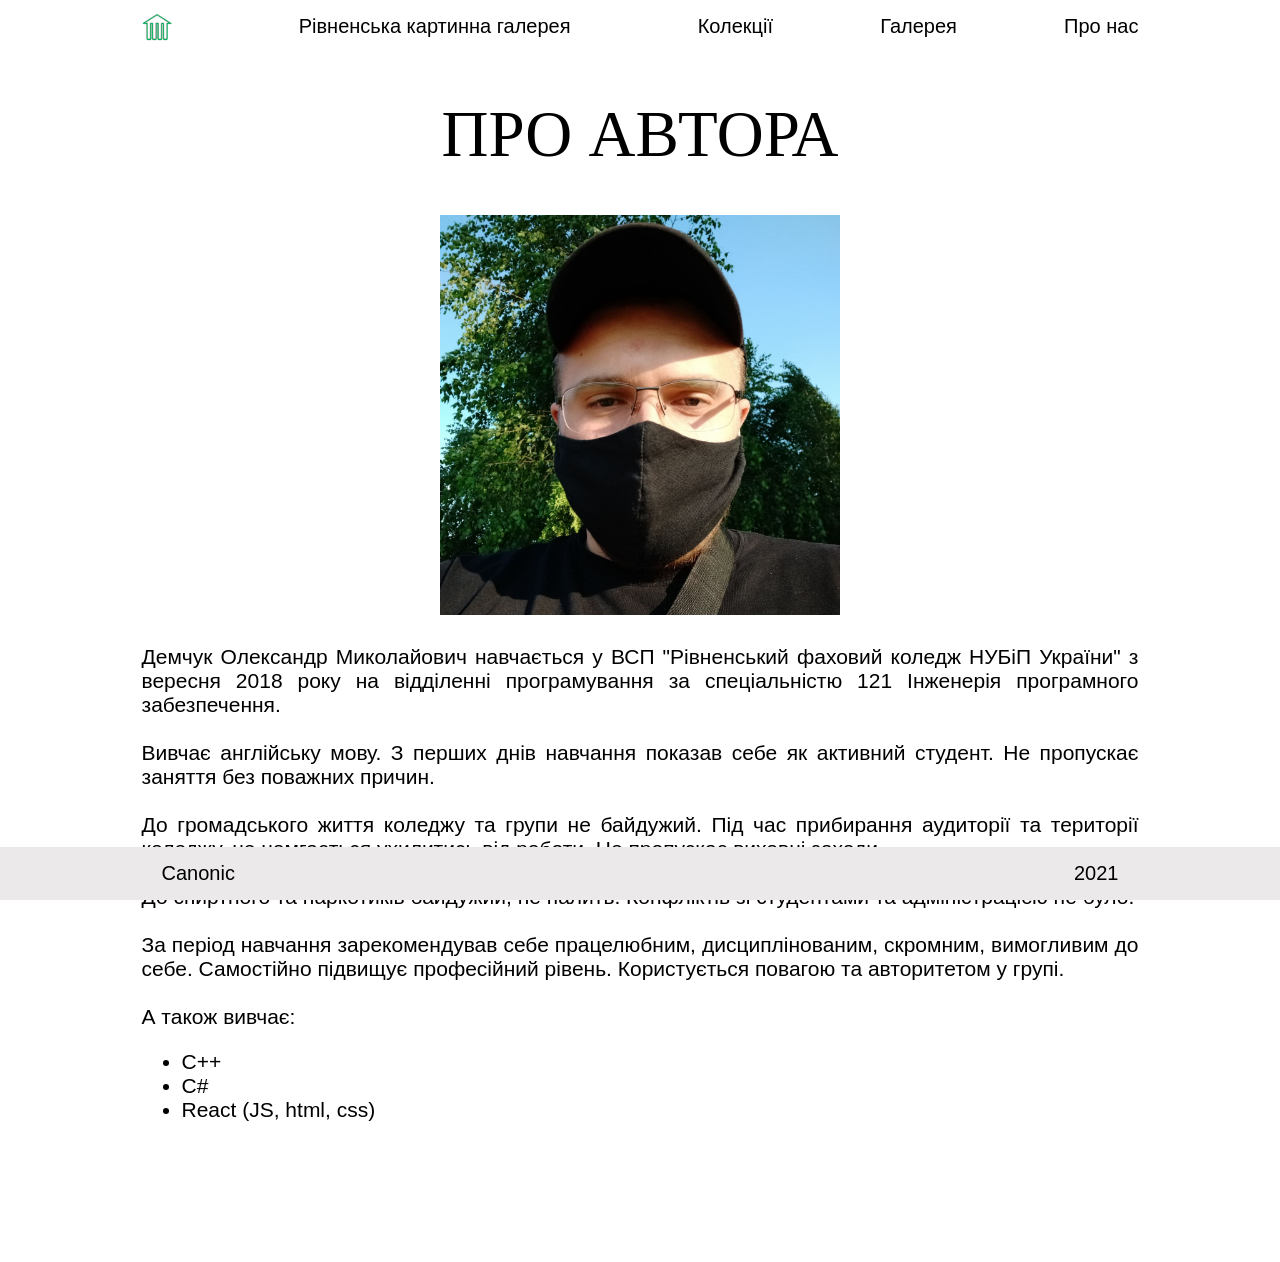
<file: pages/about-author.html>
<!DOCTYPE html>
<html lang="en">
  <head>
    <meta charset="UTF-8" />
    <meta http-equiv="X-UA-Compatible" content="IE=edge" />
    <meta name="viewport" content="width=device-width, initial-scale=1.0" />
    <link rel="stylesheet" href="../style/style.css" />
    <title>ПРО АВТОРА - Рівненська картинна галерея</title>
  </head>

  <body>
    <header class="row">
      <div class="container">
        <div class="flex-row aligned justify-between flex-wrap">
          <img class="logo" src="../images/main/logo.png" alt="logo" />
          <a href="../index.html">
            <p class="logo-text">Рівненська картинна галерея</p>
          </a>
          <a href="collection.html">
            <p class="logo-text-button">Колекції</p>
          </a>
          <a href="gallery.html">
            <p class="logo-text-button">Галерея</p>
          </a>
          <a href="about.html">
            <p class="logo-text-button">Про нас</p>
          </a>
        </div>
      </div>
    </header>
    <div class="wrapper margin-bottom">
      <div class="row">
        <div class="container">
          <h1 class="top-title">ПРО АВТОРА</h1>
        </div>
      </div>

      <div class="row">
        <div class="container justify-center">
          <div class="container width-all aligned">
            <img
              width="400"
              class="photo-collection"
              src="../images/about-author/photo.jpg"
              alt=""
            />
          </div>
          <p class="text-about margin-top">
            Демчук Олександр Миколайович навчається у ВСП "Рівненський фаховий
            коледж НУБіП України" з вересня 2018 року на відділенні
            програмування за спеціальністю 121 Інженерія програмного
            забезпечення.
            <br /><br />
            Вивчає англійську мову. З перших днів навчання показав себе як
            активний студент. Не пропускає заняття без поважних причин.
            <br /><br />
            До громадського життя коледжу та групи не байдужий. Під час
            прибирання аудиторії та території коледжу, не намгається ухилитись
            від роботи. Не пропускає виховні заходи.
            <br /><br />
            До спиртного та наркотиків байдужий, не палить. Конфліктів зі
            студентами та адміністрацією не було.
            <br /><br />
            За період навчання зарекомендував себе працелюбним, дисциплінованим,
            скромним, вимогливим до себе. Самостійно підвищує професійний
            рівень. Користується повагою та авторитетом у групі.
            <br /><br />
          </p>
          <p class="text-about text-center">А також вивчає:</p>
          <ul class="text-about margin-bottom-gallery">
            <li>C++</li>
            <li>C#</li>
            <li>React (JS, html, css)</li>
          </ul>
        </div>
      </div>
    </div>

    <footer>
      <div class="row">
        <div class="container">
          <div class="flex-row aligned justify-between">
            <p class="logo-text">Canonic</p>
            <p class="logo-text">2021</p>
          </div>
        </div>
      </div>
    </footer>
  </body>
</html>
</file>
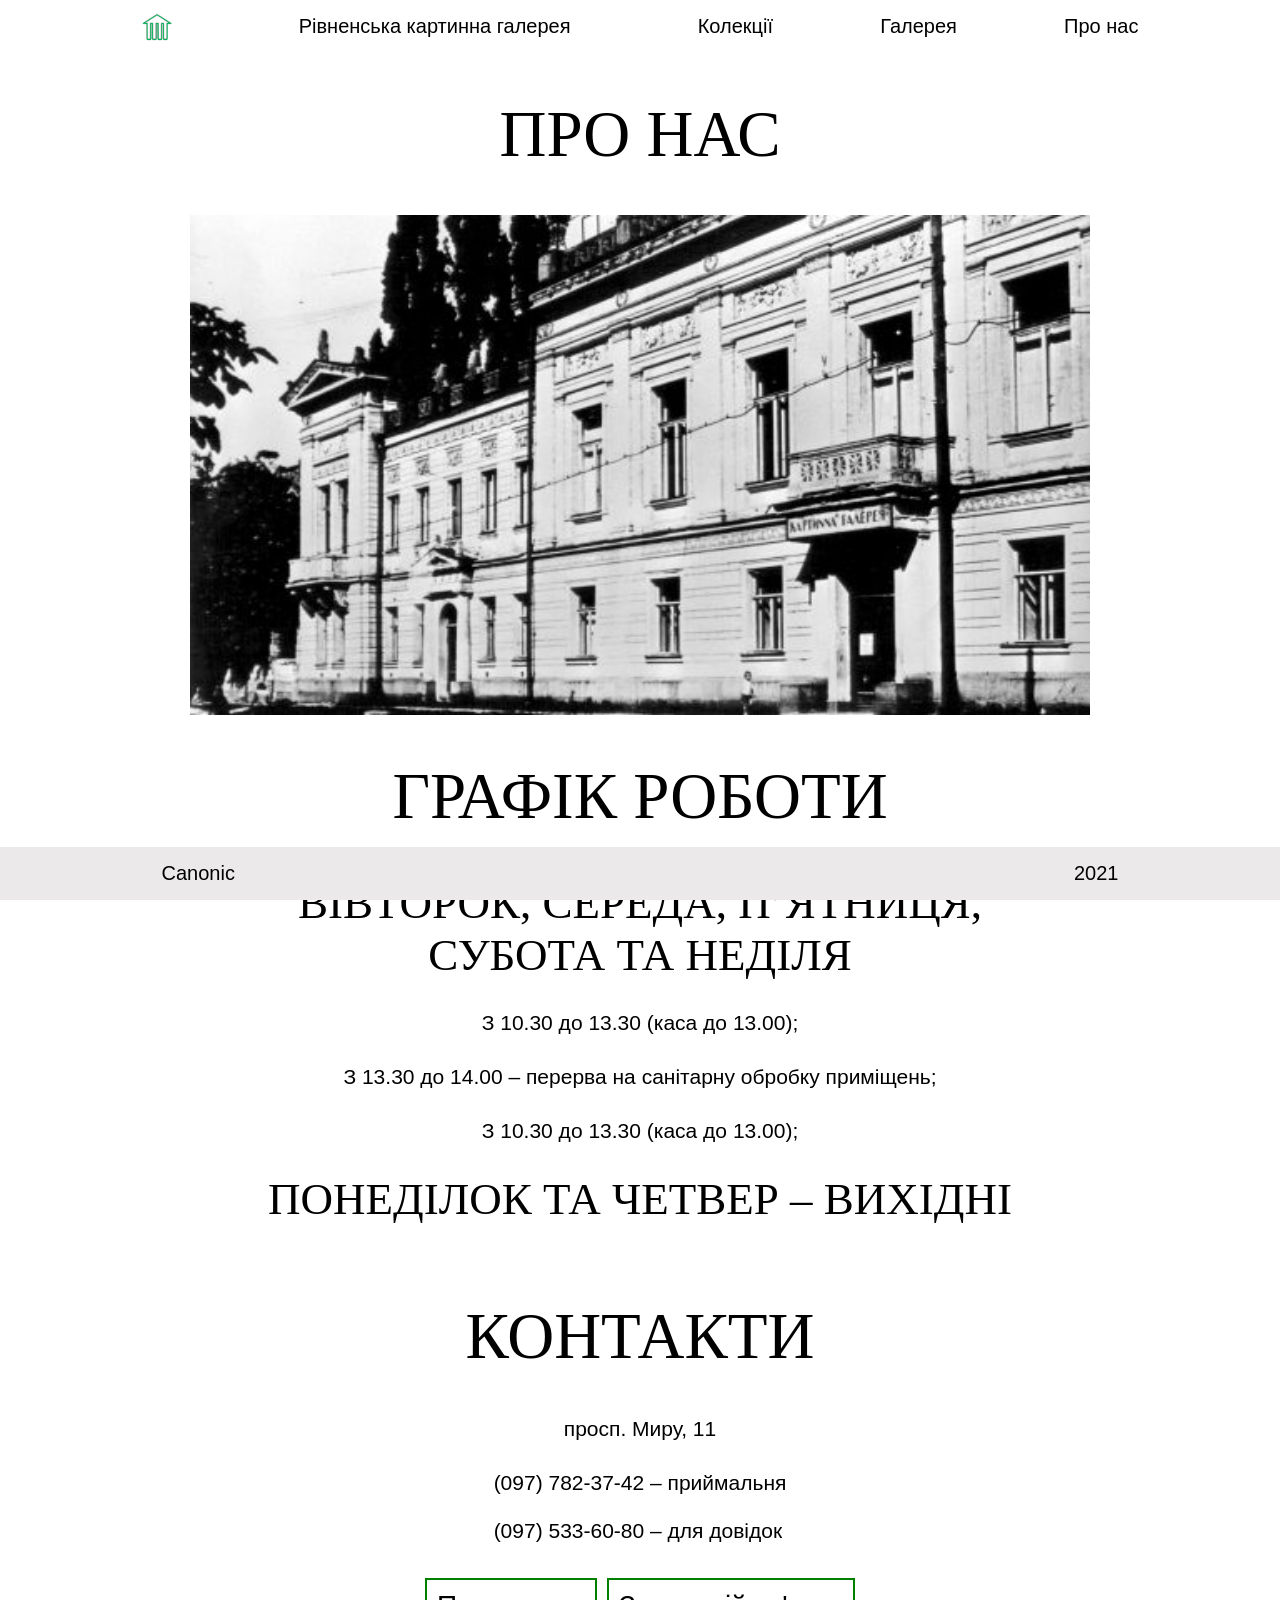
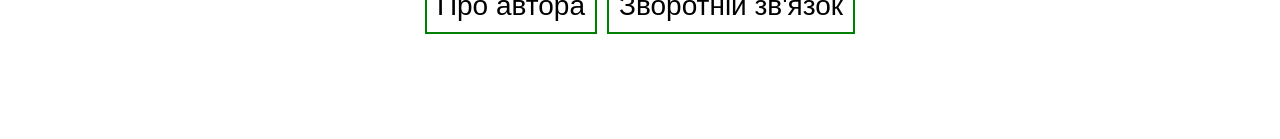
<file: pages/about.html>
<!DOCTYPE html>
<html lang="en">
  <head>
    <meta charset="UTF-8" />
    <meta http-equiv="X-UA-Compatible" content="IE=edge" />
    <meta name="viewport" content="width=device-width, initial-scale=1.0" />
    <link rel="stylesheet" href="../style/style.css" />
    <title>Галерея - Рівненська картинна галерея</title>
  </head>

  <body>
    <header class="row">
      <div class="container">
        <div class="flex-row aligned justify-between flex-wrap">
          <img class="logo" src="../images/main/logo.png" alt="logo" />
          <a href="../index.html">
            <p class="logo-text">Рівненська картинна галерея</p>
          </a>
          <a href="collection.html">
            <p class="logo-text-button">Колекції</p>
          </a>
          <a href="gallery.html">
            <p class="logo-text-button">Галерея</p>
          </a>
          <a href="about.html">
            <p class="logo-text-button">Про нас</p>
          </a>
        </div>
      </div>
    </header>
    <div class="wrapper">
      <div class="row">
        <div class="container justify-center aligned margin-bottom">
          <h1 class="top-title">ПРО НАС</h1>
          <img
            width="900"
            class="photo-collection margin-bottom"
            src="../images/collection/1.jpg"
            alt=""
          />
          <h1 class="top-title">ГРАФІК РОБОТИ</h1>
          <h2 class="h2-about">ВІВТОРОК, СЕРЕДА, П’ЯТНИЦЯ,</h2>
          <h2 class="h2-about">СУБОТА ТА НЕДІЛЯ</h2>
          <p class="text-about margin-top margin-bottom">
            З 10.30 до 13.30 (каса до 13.00);
          </p>
          <p class="text-about margin-bottom">
            З 13.30 до 14.00 – перерва на санітарну обробку приміщень;
          </p>
          <p class="text-about margin-bottom">
            З 10.30 до 13.30 (каса до 13.00);
          </p>
          <h2 class="h2-about margin-bottom">ПОНЕДІЛОК ТА ЧЕТВЕР – ВИХІДНІ</h2>
          <h1 class="top-title">КОНТАКТИ</h1>
          <p class="text-about margin-bottom">просп. Миру, 11</p>
          <p class="text-about margin-bottom">
            (097) 782-37-42 – приймальня
            <br /><br />
            (097) 533-60-80 – для довідок
          </p>
          <div class="flex-row aligned justify-between flex-wrap">
            <a href="about-author.html">
              <p class="button">Про автора</p>
            </a>
            <a href="feedback.html">
              <p class="button">Зворотній зв'язок</p>
            </a>
          </div>
        </div>
      </div>
    </div>

    <footer>
      <div class="row">
        <div class="container">
          <div class="flex-row aligned justify-between">
            <p class="logo-text">Canonic</p>
            <p class="logo-text">2021</p>
          </div>
        </div>
      </div>
    </footer>
  </body>
</html>
</file>
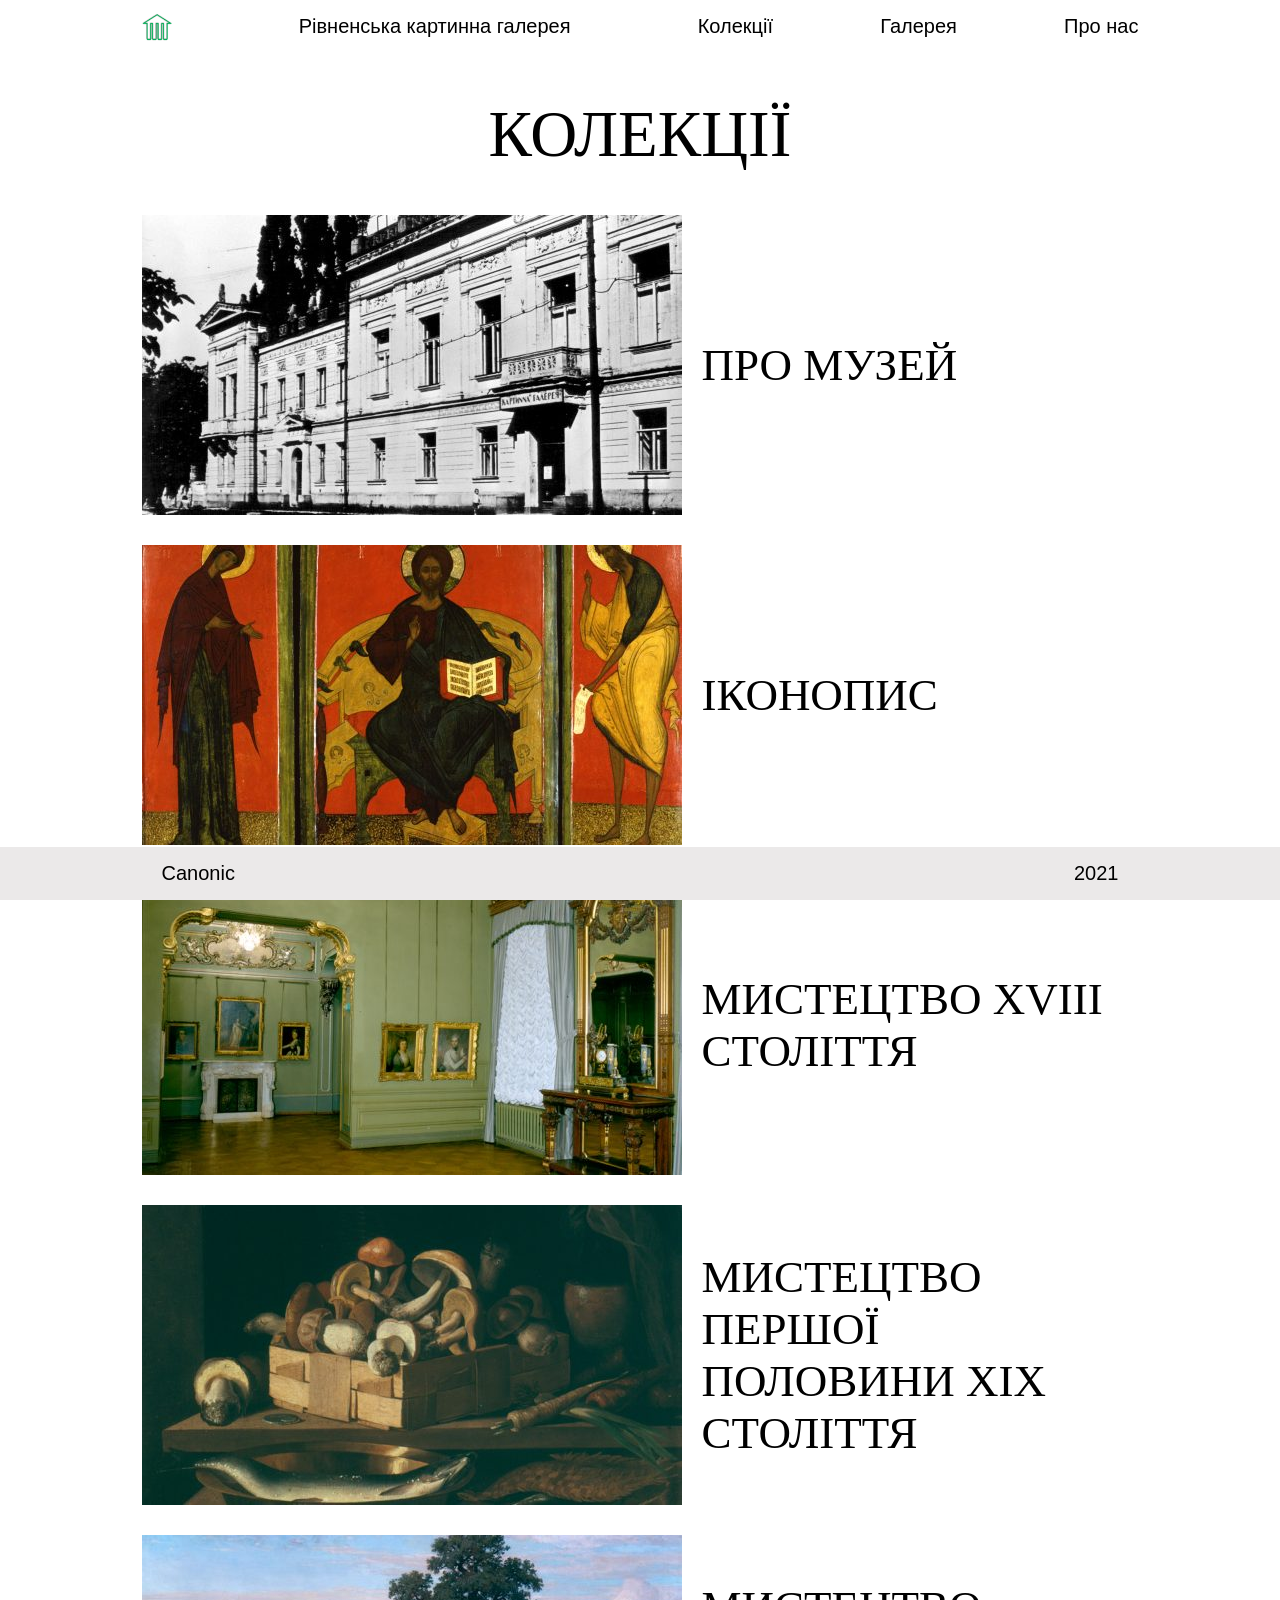
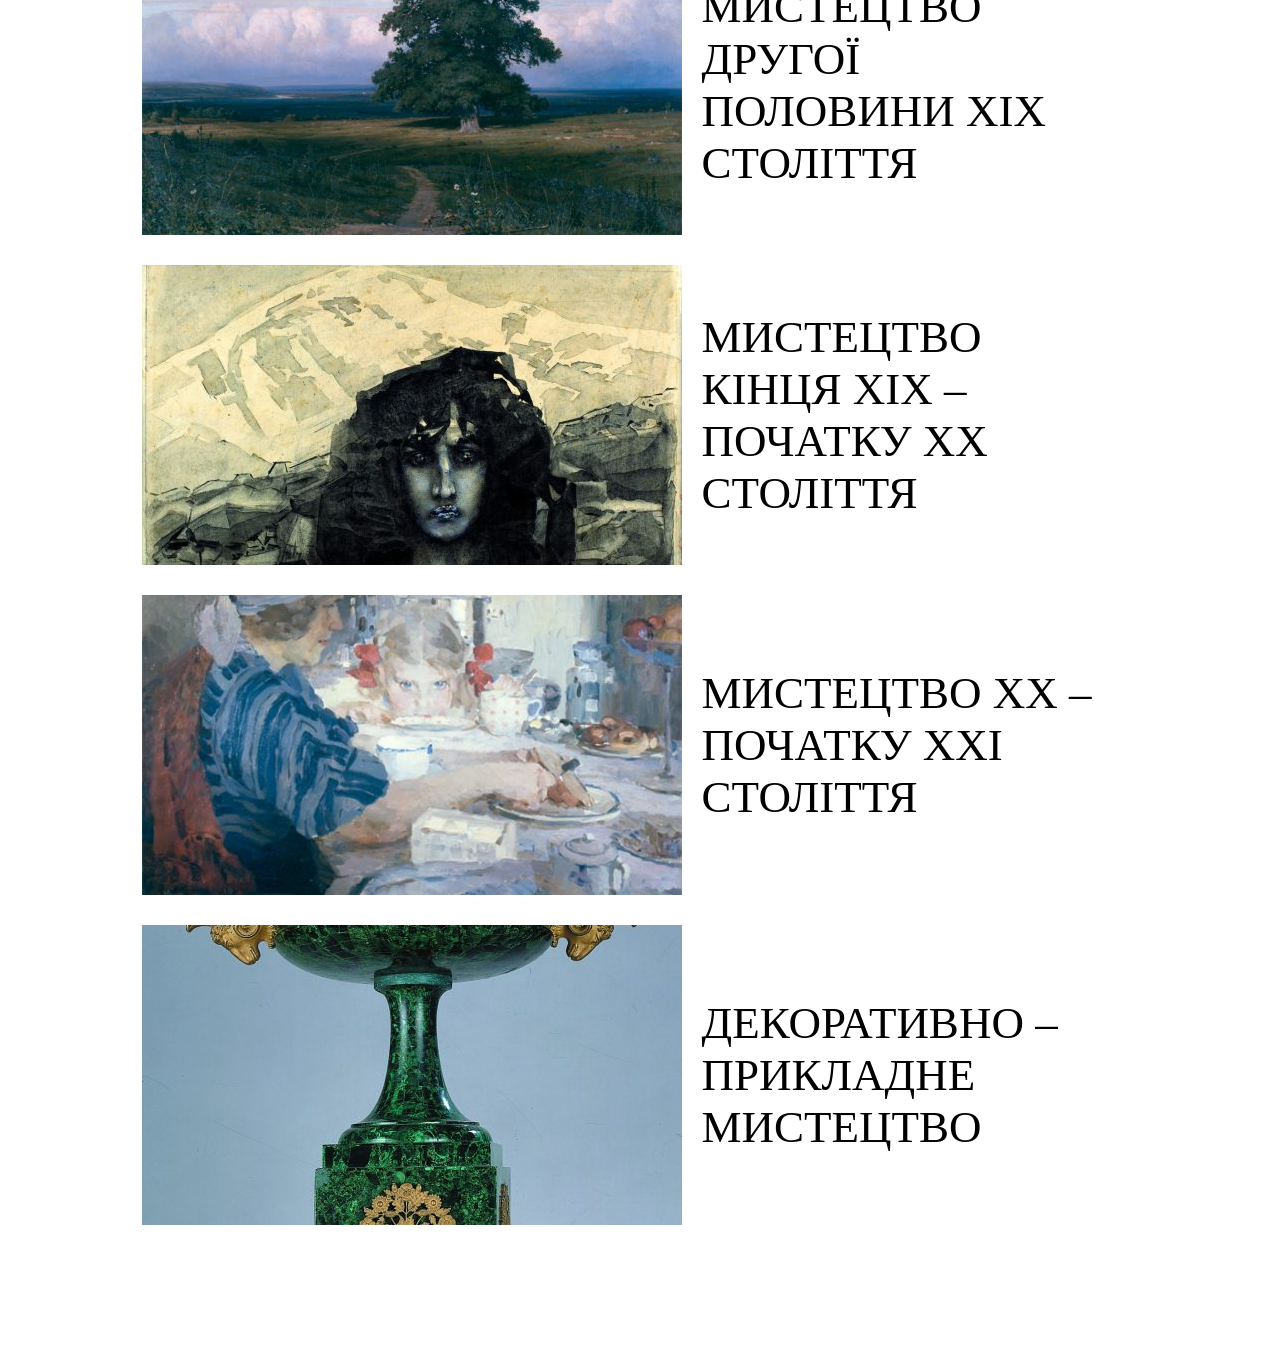
<file: pages/collection.html>
<!DOCTYPE html>
<html lang="en">
  <head>
    <meta charset="UTF-8" />
    <meta http-equiv="X-UA-Compatible" content="IE=edge" />
    <meta name="viewport" content="width=device-width, initial-scale=1.0" />
    <link rel="stylesheet" href="../style/style.css" />
    <title>Колекції - Рівненська картинна галерея</title>
  </head>
  <body>
    <header class="row">
      <div class="container">
        <div class="flex-row aligned justify-between flex-wrap">
          <img class="logo" src="../images/main/logo.png" alt="logo" />
          <a href="../index.html">
            <p class="logo-text">Рівненська картинна галерея</p>
          </a>
          <a href="collection.html">
            <p class="logo-text-button">Колекції</p>
          </a>
          <a href="gallery.html">
            <p class="logo-text-button">Галерея</p>
          </a>
          <a href="about.html">
            <p class="logo-text-button">Про нас</p>
          </a>
        </div>
      </div>
    </header>
    <div class="wrapper">
      <div class="row">
        <div class="container">
          <h1 class="top-title">КОЛЕКЦІЇ</h1>
        </div>
      </div>
      <div class="row margin-bottom">
        <div class="container">
          <div class="flex-row aligned flex-wrap margin-bottom">
            <a href="../pages/about-collection/pro-muzey.html">
              <img
                height="300"
                width="540"
                class="photo-collection"
                src="../images/collection/1.jpg"
                alt="photo"
              />
            </a>
            <div class="alt margin-all">
              <a href="../pages/about-collection/pro-muzey.html">
                <p class="text-after-photo">ПРО МУЗЕЙ</p>
              </a>
            </div>
          </div>

          <div class="flex-row aligned flex-wrap margin-bottom">
            <a href="../pages/about-collection/ikonopis.html">
              <img
                height="300"
                width="540"
                class="photo-collection"
                src="../images/collection/2.jpg"
                alt="photo"
              />
            </a>
            <div class="alt margin-all">
              <a href="../pages/about-collection/ikonopis.html">
                <p class="text-after-photo">ІКОНОПИС</p>
              </a>
            </div>
          </div>

          <div class="flex-row aligned flex-wrap margin-bottom">
            <a href="../pages/about-collection/mistetstvo-xviii-stolittya.html">
              <img
                height="300"
                width="540"
                class="photo-collection"
                src="../images/collection/3.jpg"
                alt="photo"
              />
            </a>
            <div class="alt margin-all">
              <a
                href="../pages/about-collection/mistetstvo-xviii-stolittya.html"
              >
                <p class="text-after-photo">МИСТЕЦТВО XVIII СТОЛІТТЯ</p>
              </a>
            </div>
          </div>

          <div class="flex-row aligned flex-wrap margin-bottom">
            <a
              href="../pages/about-collection/mistetstvo-pershoyi-polovini-hih-stolittya.html"
            >
              <img
                height="300"
                width="540"
                class="photo-collection"
                src="../images/collection/4.jpg"
                alt="photo"
              />
            </a>
            <div class="alt margin-all">
              <a
                href="../pages/about-collection/mistetstvo-pershoyi-polovini-hih-stolittya.html"
              >
                <p class="text-after-photo">
                  МИСТЕЦТВО ПЕРШОЇ ПОЛОВИНИ ХІХ СТОЛІТТЯ
                </p>
              </a>
            </div>
          </div>

          <div class="flex-row aligned flex-wrap margin-bottom">
            <a
              href="../pages/about-collection/mistetstvo-drugoyi-polovini-hih-stolittya.html"
            >
              <img
                height="300"
                width="540"
                class="photo-collection"
                src="../images/collection/5.jpg"
                alt="photo"
              />
            </a>
            <div class="alt margin-all">
              <a
                href="../pages/about-collection/mistetstvo-drugoyi-polovini-hih-stolittya.html"
              >
                <p class="text-after-photo">
                  МИСТЕЦТВО ДРУГОЇ ПОЛОВИНИ ХІХ СТОЛІТТЯ
                </p>
              </a>
            </div>
          </div>

          <div class="flex-row aligned flex-wrap margin-bottom">
            <a
              href="../pages/about-collection/mistetstvo-kintsya-hih-pochatku-hh-stolittya.html"
            >
              <img
                height="300"
                width="540"
                class="photo-collection"
                src="../images/collection/6.jpg"
                alt="photo"
              />
            </a>
            <div class="alt margin-all">
              <a
                href="../pages/about-collection/mistetstvo-kintsya-hih-pochatku-hh-stolittya.html"
              >
                <p class="text-after-photo">
                  МИСТЕЦТВО КІНЦЯ ХІХ – ПОЧАТКУ ХХ СТОЛІТТЯ
                </p>
              </a>
            </div>
          </div>

          <div class="flex-row aligned flex-wrap margin-bottom">
            <a
              href="../pages/about-collection/mistetstvo-hh-pochatku-hhi-stolittya.html"
            >
              <img
                height="300"
                width="540"
                class="photo-collection"
                src="../images/collection/7.jpg"
                alt="photo"
              />
            </a>
            <div class="alt margin-all">
              <a
                href="../pages/about-collection/mistetstvo-hh-pochatku-hhi-stolittya.html"
              >
                <p class="text-after-photo">
                  МИСТЕЦТВО ХХ – ПОЧАТКУ ХХІ СТОЛІТТЯ
                </p>
              </a>
            </div>
          </div>

          <div class="flex-row aligned flex-wrap margin-bottom">
            <a
              href="../pages/about-collection/dekorativno-prikladne-mistetstvo.html"
            >
              <img
                height="300"
                width="540"
                class="photo-collection"
                src="../images/collection/8.jpg"
                alt="photo"
              />
            </a>
            <div class="alt margin-all">
              <a
                href="../pages/about-collection/dekorativno-prikladne-mistetstvo.html"
              >
                <p class="text-after-photo">
                  ДЕКОРАТИВНО – ПРИКЛАДНЕ МИСТЕЦТВО
                </p>
              </a>
            </div>
          </div>
        </div>
      </div>
    </div>

    <footer>
      <div class="row">
        <div class="container">
          <div class="flex-row aligned justify-between">
            <p class="logo-text">Canonic</p>
            <p class="logo-text">2021</p>
          </div>
        </div>
      </div>
    </footer>
  </body>
</html>
</file>
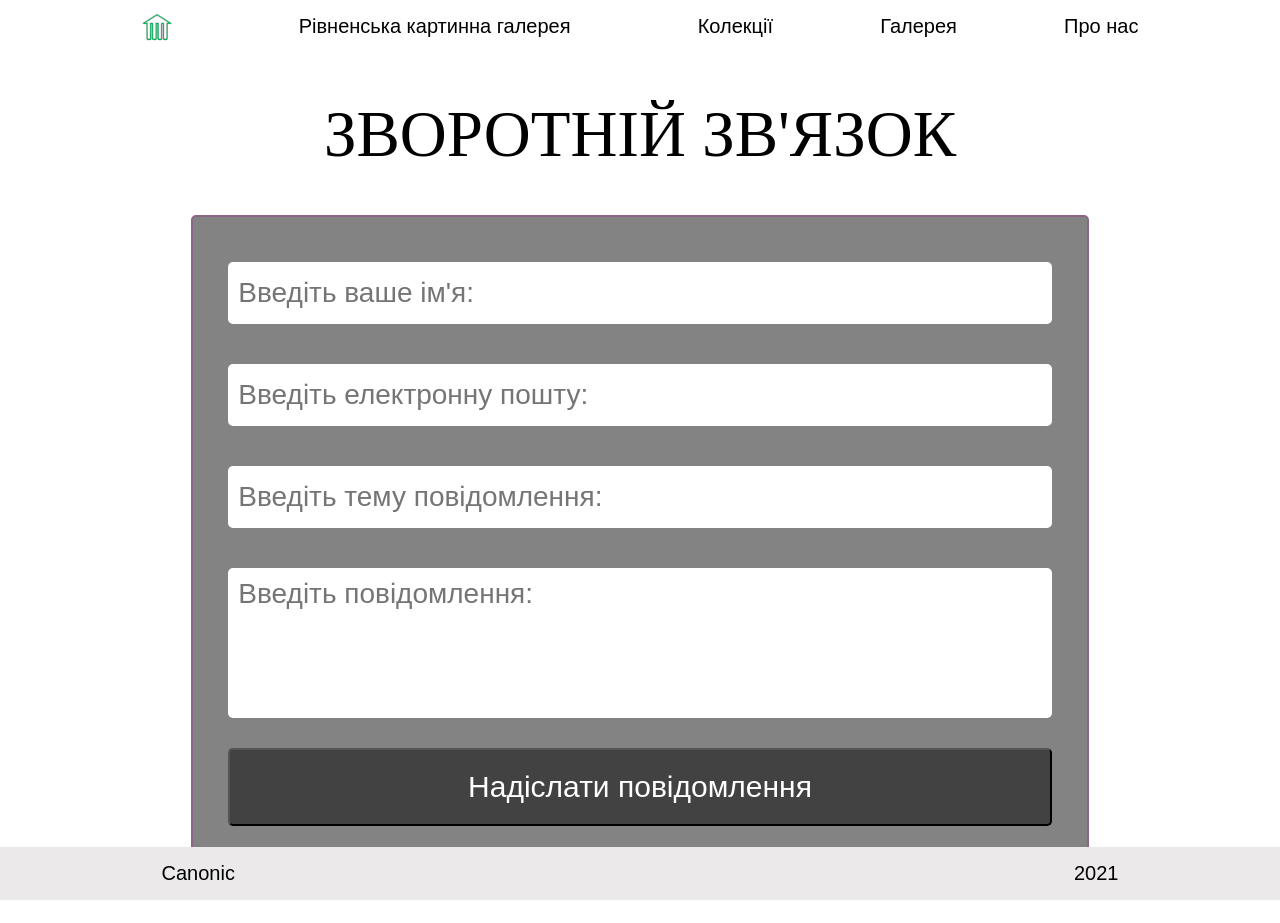
<file: pages/feedback.html>
<!DOCTYPE html>
<html lang="en">
  <head>
    <meta charset="UTF-8" />
    <meta http-equiv="X-UA-Compatible" content="IE=edge" />
    <meta name="viewport" content="width=device-width, initial-scale=1.0" />
    <link rel="stylesheet" href="../style/style.css" />
    <title>ЗВОРОТНІЙ ЗВ'ЯЗОК - Рівненська картинна галерея</title>
  </head>

  <body>
    <header class="row">
      <div class="container">
        <div class="flex-row aligned justify-between flex-wrap">
          <img class="logo" src="../images/main/logo.png" alt="logo" />
          <a href="../index.html">
            <p class="logo-text">Рівненська картинна галерея</p>
          </a>
          <a href="collection.html">
            <p class="logo-text-button">Колекції</p>
          </a>
          <a href="gallery.html">
            <p class="logo-text-button">Галерея</p>
          </a>
          <a href="about.html">
            <p class="logo-text-button">Про нас</p>
          </a>
        </div>
      </div>
    </header>
    <div class="wrapper margin-bottom">
      <div class="row">
        <div class="container">
          <h1 class="top-title">ЗВОРОТНІЙ ЗВ'ЯЗОК</h1>

          <form class="row" action="../php/mail.php" method="post">
            <div class="container justify-center aligned">
              <div class="feedback-form">
                <input
                  class="input-text"
                  type="text"
                  name="name"
                  placeholder="Введіть ваше ім'я:"
                />
                <input
                  class="input-text"
                  type="text"
                  name="email"
                  placeholder="Введіть електронну пошту:"
                />
                <input
                  class="input-text"
                  type="text"
                  name="theme"
                  placeholder="Введіть тему повідомлення:"
                />
                <textarea
                  class="input-messsege margin-bottom"
                  name="message"
                  placeholder="Введіть повідомлення:"
                ></textarea>
                <input
                  class="button-send"
                  type="submit"
                  value="Надіслати повідомлення"
                />
              </div>
            </div>
          </form>
        </div>
      </div>
    </div>

    <footer>
      <div class="row">
        <div class="container">
          <div class="flex-row aligned justify-between">
            <p class="logo-text">Canonic</p>
            <p class="logo-text">2021</p>
          </div>
        </div>
      </div>
    </footer>
  </body>
</html>
</file>
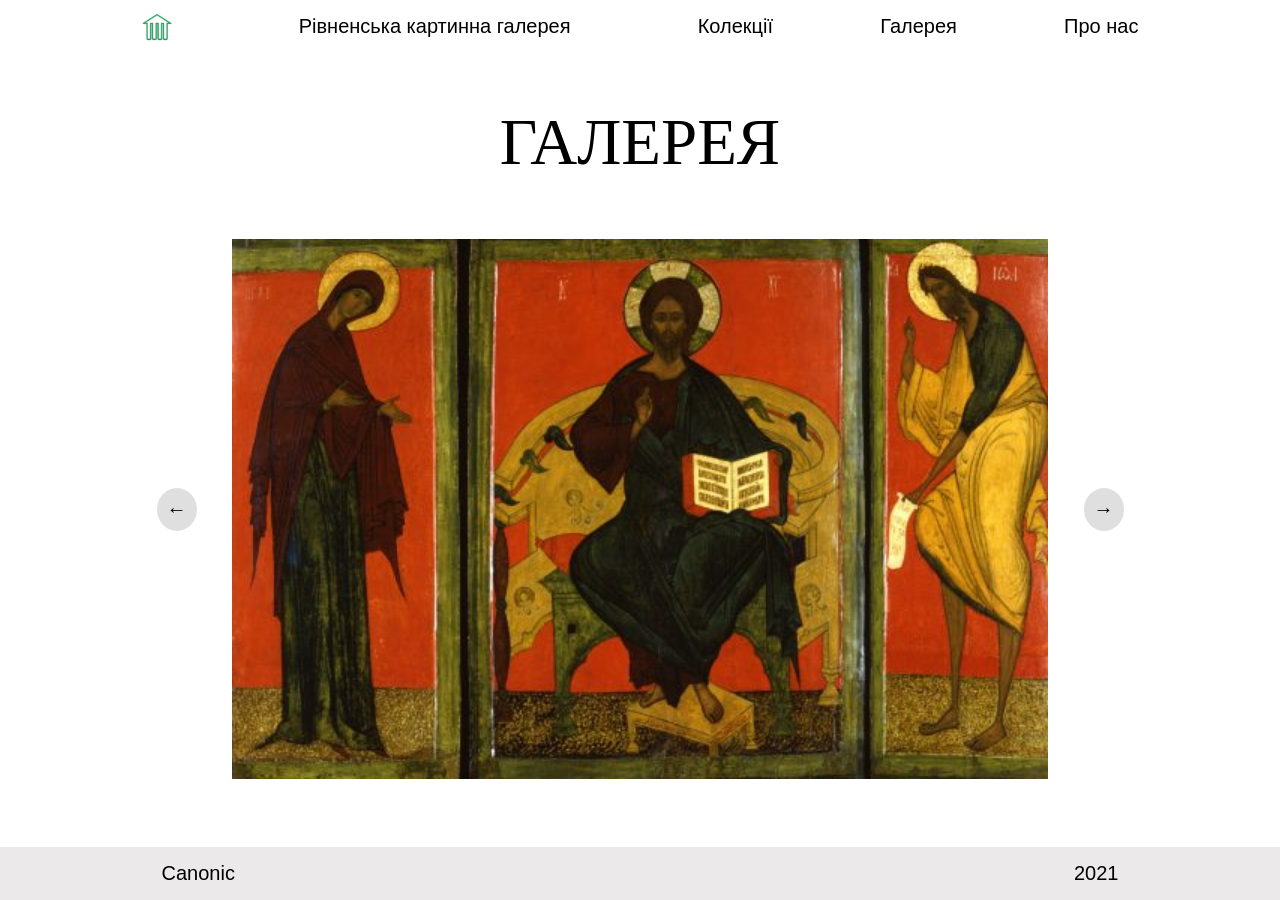
<file: pages/gallery.html>
<!DOCTYPE html>
<html lang="en">
  <head>
    <meta charset="UTF-8" />
    <meta http-equiv="X-UA-Compatible" content="IE=edge" />
    <meta name="viewport" content="width=device-width, initial-scale=1.0" />
    <link rel="stylesheet" href="../style/style.css" />
    <link rel="stylesheet" href="../style/slider-styles.css" />
    <title>Галерея - Рівненська картинна галерея</title>
  </head>

  <body>
    <header class="row">
      <div class="container">
        <div class="flex-row aligned justify-between flex-wrap">
          <img class="logo" src="../images/main/logo.png" alt="logo" />
          <a href="../index.html">
            <p class="logo-text">Рівненська картинна галерея</p>
          </a>
          <a href="collection.html">
            <p class="logo-text-button">Колекції</p>
          </a>
          <a href="gallery.html">
            <p class="logo-text-button">Галерея</p>
          </a>
          <a href="about.html">
            <p class="logo-text-button">Про нас</p>
          </a>
        </div>
      </div>
    </header>
    <div class="wrapper margin-bottom-gallery">
      <div class="row">
        <div class="container">
          <h1 class="top-title">ГАЛЕРЕЯ</h1>
        </div>
      </div>
      <div class="row">
        <div class="container">
          <div class="row aligned">
            <button class="slider-ui" id="slider-prev">←</button>
            <div class="slider-viewport">
              <div class="slider-container">
                <div class="slide-item">
                  <img src="../images/slider/1.jpg" alt="slide" />
                </div>
                <div class="slide-item">
                  <img src="../images/slider/2.jpg" alt="slide" />
                </div>
                <div class="slide-item">
                  <img src="../images/slider/3.jpg" alt="slide" />
                </div>
                <div class="slide-item">
                  <img src="../images/slider/4.jpg" alt="slide" />
                </div>
                <div class="slide-item">
                  <img src="../images/slider/5.jpg" alt="slide" />
                </div>
                <div class="slide-item">
                  <img src="../images/slider/6.jpg" alt="slide" />
                </div>
                <div class="slide-item">
                  <img src="../images/slider/7.jpg" alt="slide" />
                </div>
                <div class="slide-item">
                  <img src="../images/slider/8.jpg" alt="slide" />
                </div>
                <div class="slide-item">
                  <img src="../images/slider/9.jpg" alt="slide" />
                </div>
                <div class="slide-item">
                  <img src="../images/slider/10.jpg" alt="slide" />
                </div>
                <div class="slide-item">
                  <img src="../images/slider/11.jpg" alt="slide" />
                </div>
              </div>
            </div>
            <button class="slider-ui" id="slider-next">→</button>
          </div>
        </div>
      </div>
    </div>

    <footer>
      <div class="row">
        <div class="container">
          <div class="flex-row aligned justify-between">
            <p class="logo-text">Canonic</p>
            <p class="logo-text">2021</p>
          </div>
        </div>
      </div>
    </footer>
    <script src="../script/AQSlider.js"></script>
    <script type="text/javascript">
      let aqslider = new Slider({
        viewport: "slider-viewport",
        container: "slider-container",
        slideItem: "slide-item",
      });
    </script>
    <script src="../script/events.js"></script>
  </body>
</html>
</file>
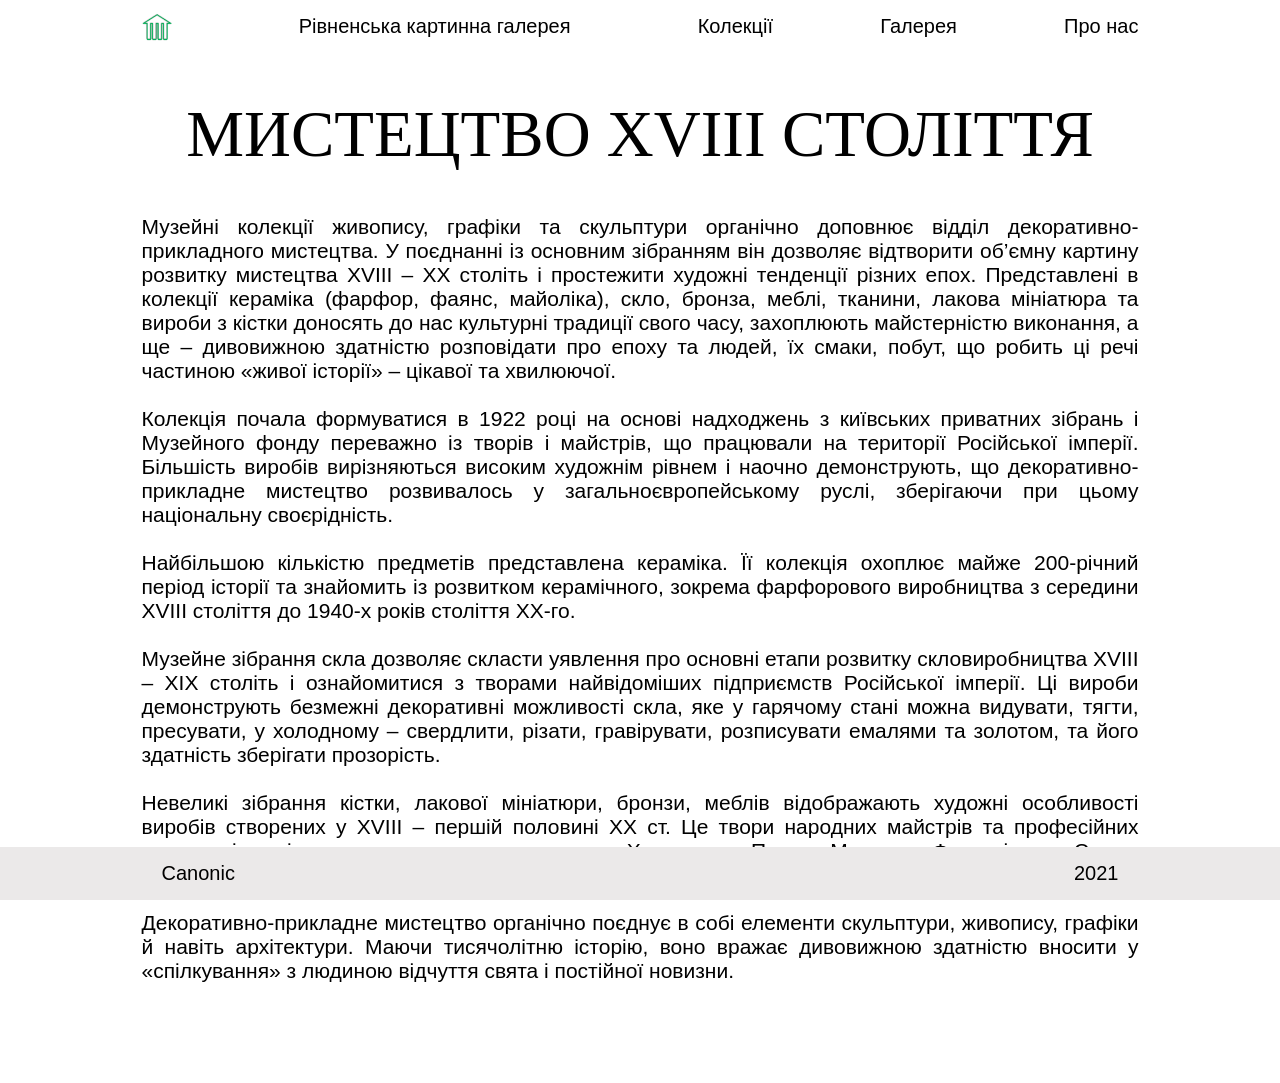
<file: pages/about-collection/dekorativno-prikladne-mistetstvo.html>
<!DOCTYPE html>
<html lang="en">
  <head>
    <meta charset="UTF-8" />
    <meta http-equiv="X-UA-Compatible" content="IE=edge" />
    <meta name="viewport" content="width=device-width, initial-scale=1.0" />
    <link rel="stylesheet" href="../../style/style.css" />
    <title>МИСТЕЦТВО XVIII СТОЛІТТЯ - Рівненська картинна галерея</title>
  </head>

  <body>
    <header class="row">
      <div class="container">
        <div class="flex-row aligned justify-between flex-wrap">
          <img class="logo" src="../../images/main/logo.png" alt="logo" />
          <a href="../../index.html">
            <p class="logo-text">Рівненська картинна галерея</p>
          </a>
          <a href="../collection.html">
            <p class="logo-text-button">Колекції</p>
          </a>
          <a href="../gallery.html">
            <p class="logo-text-button">Галерея</p>
          </a>
          <a href="../about.html">
            <p class="logo-text-button">Про нас</p>
          </a>
        </div>
      </div>
    </header>
    <div class="wrapper">
      <div class="row">
        <div class="container">
          <h1 class="top-title">МИСТЕЦТВО XVIII СТОЛІТТЯ</h1>
        </div>
      </div>
      <div class="row">
        <div class="container aligned justify-center">
          <p class="text-about margin-bottom">
            Музейні колекції живопису, графіки та скульптури органічно доповнює
            відділ декоративно-прикладного мистецтва. У поєднанні із основним
            зібранням він дозволяє відтворити об’ємну картину розвитку мистецтва
            XVIII – XX століть і простежити художні тенденції різних епох.
            Представлені в колекції кераміка (фарфор, фаянс, майоліка), скло,
            бронза, меблі, тканини, лакова мініатюра та вироби з кістки доносять
            до нас культурні традиції свого часу, захоплюють майстерністю
            виконання, а ще – дивовижною здатністю розповідати про епоху та
            людей, їх смаки, побут, що робить ці речі частиною «живої історії» –
            цікавої та хвилюючої.
            <br /><br />
            Колекція почала формуватися в 1922 році на основі надходжень з
            київських приватних зібрань і Музейного фонду переважно із творів і
            майстрів, що працювали на території Російської імперії. Більшість
            виробів вирізняються високим художнім рівнем і наочно демонструють,
            що декоративно-прикладне мистецтво розвивалось у
            загальноєвропейському руслі, зберігаючи при цьому національну
            своєрідність.
            <br /><br />
            Найбільшою кількістю предметів представлена кераміка. Її колекція
            охоплює майже 200-річний період історії та знайомить із розвитком
            керамічного, зокрема фарфорового виробництва з середини XVIII
            століття до 1940-х років століття ХХ-го.
            <br /><br />
            Музейне зібрання скла дозволяє скласти уявлення про основні етапи
            розвитку скловиробництва XVIII – XIX століть і ознайомитися з
            творами найвідоміших підприємств Російської імперії. Ці вироби
            демонструють безмежні декоративні можливості скла, яке у гарячому
            стані можна видувати, тягти, пресувати, у холодному – свердлити,
            різати, гравірувати, розписувати емалями та золотом, та його
            здатність зберігати прозорість.
            <br /><br />
            Невеликі зібрання кістки, лакової мініатюри, бронзи, меблів
            відображають художні особливості виробів створених у XVIII – першій
            половині XX ст. Це твори народних майстрів та професійних
            художників, які працювали в знаних центрах: Холмогори, Палех,
            Мстьора, Федоскіно, в Санкт- Петербузі та Франції.
            <br /><br />
            Декоративно-прикладне мистецтво органічно поєднує в собі елементи
            скульптури, живопису, графіки й навіть архітектури. Маючи
            тисячолітню історію, воно вражає дивовижною здатністю вносити у
            «спілкування» з людиною відчуття свята і постійної новизни.
          </p>
        </div>
      </div>
    </div>

    <footer>
      <div class="row">
        <div class="container">
          <div class="flex-row aligned justify-between">
            <p class="logo-text">Canonic</p>
            <p class="logo-text">2021</p>
          </div>
        </div>
      </div>
    </footer>
  </body>
</html>
</file>
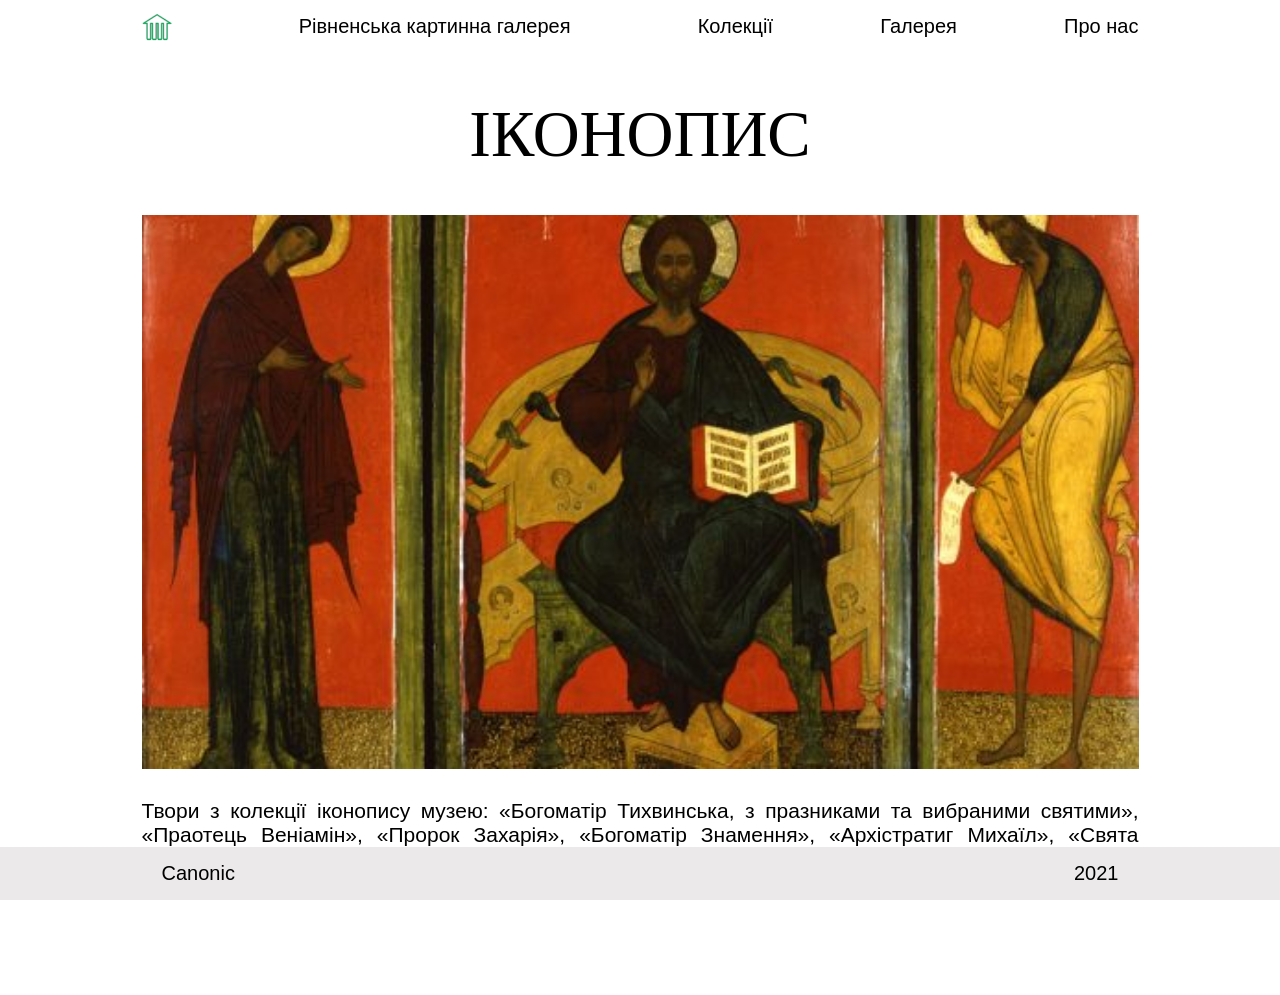
<file: pages/about-collection/ikonopis.html>
<!DOCTYPE html>
<html lang="en">
  <head>
    <meta charset="UTF-8" />
    <meta http-equiv="X-UA-Compatible" content="IE=edge" />
    <meta name="viewport" content="width=device-width, initial-scale=1.0" />
    <link rel="stylesheet" href="../../style/style.css" />
    <title>ІКОНОПИС - Рівненська картинна галерея</title>
  </head>

  <body>
    <header class="row">
      <div class="container">
        <div class="flex-row aligned justify-between flex-wrap">
          <img class="logo" src="../../images/main/logo.png" alt="logo" />
          <a href="../../index.html">
            <p class="logo-text">Рівненська картинна галерея</p>
          </a>
          <a href="../collection.html">
            <p class="logo-text-button">Колекції</p>
          </a>
          <a href="../gallery.html">
            <p class="logo-text-button">Галерея</p>
          </a>
          <a href="../about.html">
            <p class="logo-text-button">Про нас</p>
          </a>
        </div>
      </div>
    </header>
    <div class="wrapper">
      <div class="row">
        <div class="container">
          <h1 class="top-title">ІКОНОПИС</h1>
        </div>
      </div>

      <div class="row">
        <div class="container">
          <img
            width="1000"
            class="photo-collection margin-bottom"
            src="../../images/collection/2.jpg"
            alt=""
          />
          <p class="text-about margin-top margin-bottom">
            Твори з колекції іконопису музею: «Богоматір Тихвинська, з
            празниками та вибраними святими», «Праотець Веніамін», «Пророк
            Захарія», «Богоматір Знамення», «Архістратиг Михаїл», «Свята
            Варвара» і «Богоматір із немовлям» авторства Василя Тропініна,
            «Стрітення» Капітона Павлова та інші.
          </p>
        </div>
      </div>
    </div>

    <footer>
      <div class="row">
        <div class="container">
          <div class="flex-row aligned justify-between">
            <p class="logo-text">Canonic</p>
            <p class="logo-text">2021</p>
          </div>
        </div>
      </div>
    </footer>
  </body>
</html>
</file>
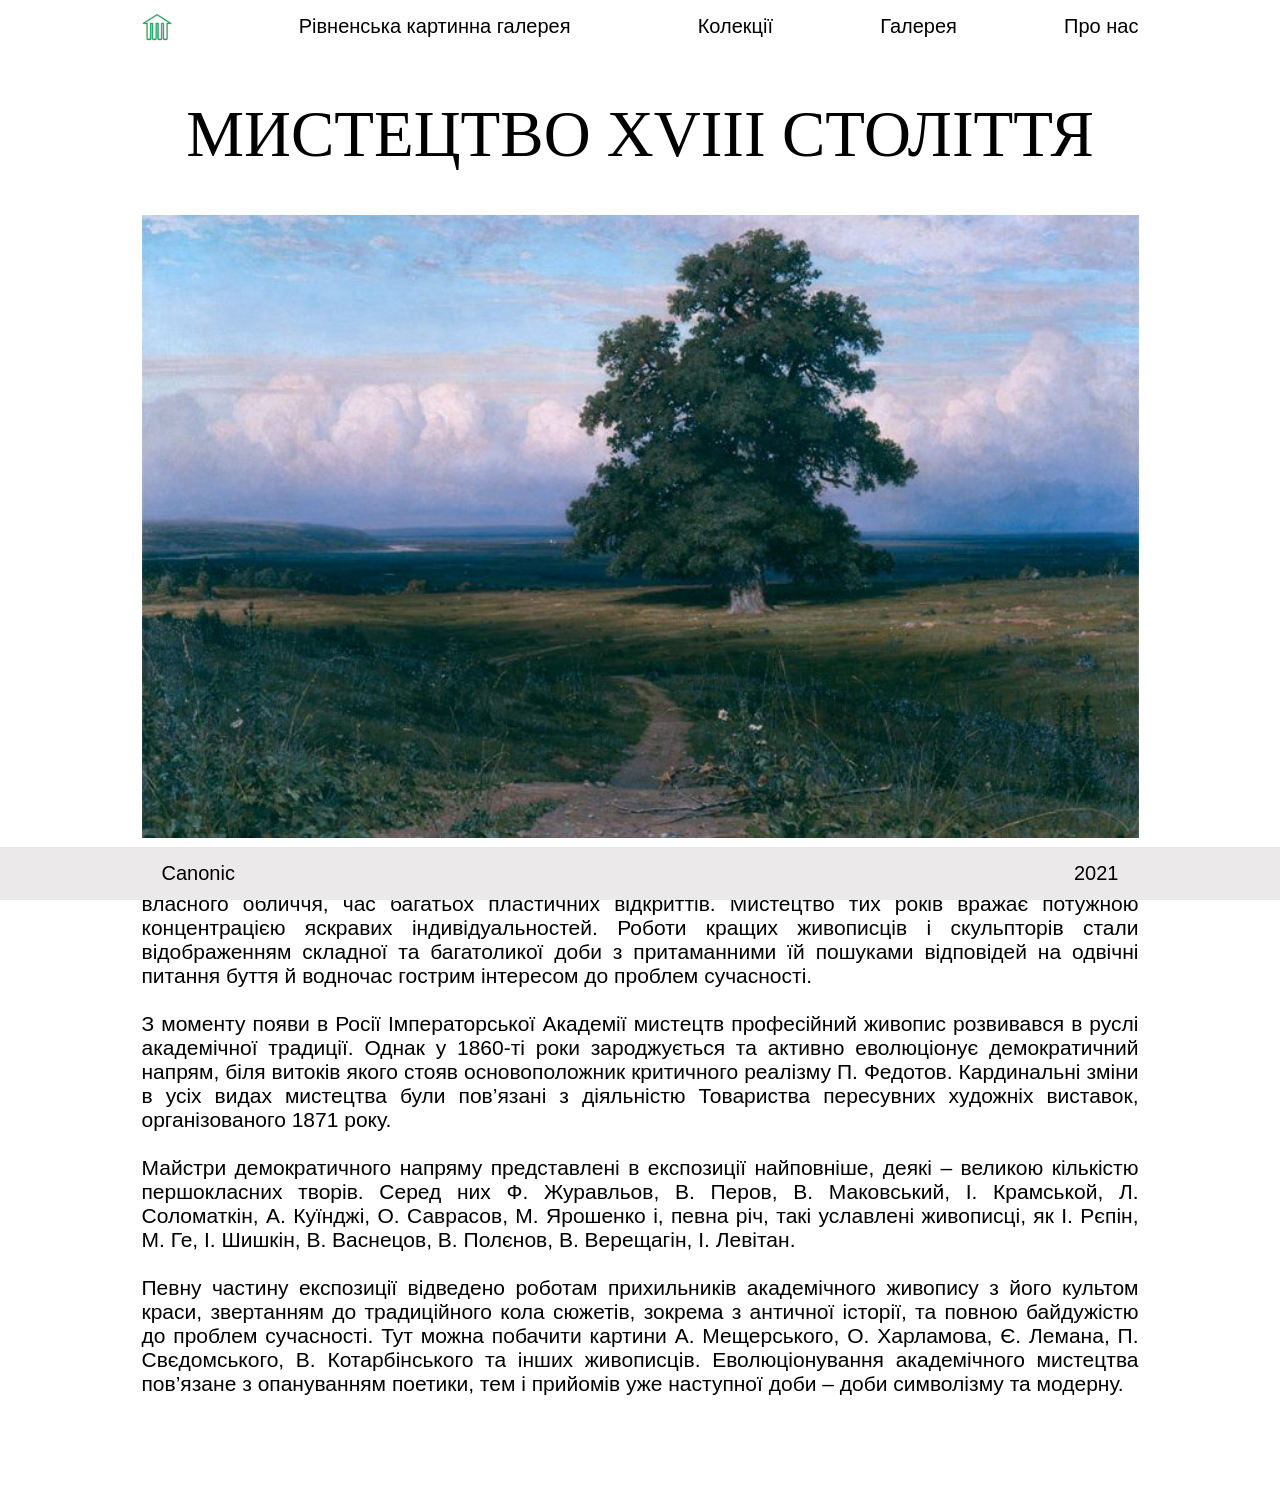
<file: pages/about-collection/mistetstvo-drugoyi-polovini-hih-stolittya.html>
<!DOCTYPE html>
<html lang="en">
  <head>
    <meta charset="UTF-8" />
    <meta http-equiv="X-UA-Compatible" content="IE=edge" />
    <meta name="viewport" content="width=device-width, initial-scale=1.0" />
    <link rel="stylesheet" href="../../style/style.css" />
    <title>МИСТЕЦТВО XVIII СТОЛІТТЯ - Рівненська картинна галерея</title>
  </head>

  <body>
    <header class="row">
      <div class="container">
        <div class="flex-row aligned justify-between flex-wrap">
          <img class="logo" src="../../images/main/logo.png" alt="logo" />
          <a href="../../index.html">
            <p class="logo-text">Рівненська картинна галерея</p>
          </a>
          <a href="../collection.html">
            <p class="logo-text-button">Колекції</p>
          </a>
          <a href="../gallery.html">
            <p class="logo-text-button">Галерея</p>
          </a>
          <a href="../about.html">
            <p class="logo-text-button">Про нас</p>
          </a>
        </div>
      </div>
    </header>
    <div class="wrapper">
      <div class="row">
        <div class="container">
          <h1 class="top-title">МИСТЕЦТВО XVIII СТОЛІТТЯ</h1>
        </div>
      </div>
      <div class="row">
        <div class="container aligned justify-center">
          <img
            width="1000"
            class="photo-collection margin-bottom"
            src="../../images/about/3.jpg"
            alt=""
          />
          <p class="text-about margin-top margin-bottom">
            Друга половина ХІХ століття – період утвердження національного
            характеру мистецтва, набуття ним власного обличчя, час багатьох
            пластичних відкриттів. Мистецтво тих років вражає потужною
            концентрацією яскравих індивідуальностей. Роботи кращих живописців і
            скульпторів стали відображенням складної та багатоликої доби з
            притаманними їй пошуками відповідей на одвічні питання буття й
            водночас гострим інтересом до проблем сучасності.
            <br /><br />
            З моменту появи в Росії Імператорської Академії мистецтв професійний
            живопис розвивався в руслі академічної традиції. Однак у 1860-ті
            роки зароджується та активно еволюціонує демократичний напрям, біля
            витоків якого стояв основоположник критичного реалізму П. Федотов.
            Кардинальні зміни в усіх видах мистецтва були пов’язані з діяльністю
            Товариства пересувних художніх виставок, організованого 1871 року.
            <br /><br />
            Майстри демократичного напряму представлені в експозиції найповніше,
            деякі – великою кількістю першокласних творів. Серед них Ф.
            Журавльов, В. Перов, В. Маковський, І. Крамськой, Л. Соломаткін, А.
            Куїнджі, О. Саврасов, М. Ярошенко і, певна річ, такі уславлені
            живописці, як І. Рєпін, М. Ге, І. Шишкін, В. Васнецов, В. Полєнов,
            В. Верещагін, І. Левітан.
            <br /><br />
            Певну частину експозиції відведено роботам прихильників академічного
            живопису з його культом краси, звертанням до традиційного кола
            сюжетів, зокрема з античної історії, та повною байдужістю до проблем
            сучасності. Тут можна побачити картини А. Мещерського, О. Харламова,
            Є. Лемана, П. Свєдомського, В. Котарбінського та інших живописців.
            Еволюціонування академічного мистецтва пов’язане з опануванням
            поетики, тем і прийомів уже наступної доби – доби символізму та
            модерну.
          </p>
        </div>
      </div>
    </div>

    <footer>
      <div class="row">
        <div class="container">
          <div class="flex-row aligned justify-between">
            <p class="logo-text">Canonic</p>
            <p class="logo-text">2021</p>
          </div>
        </div>
      </div>
    </footer>
  </body>
</html>
</file>
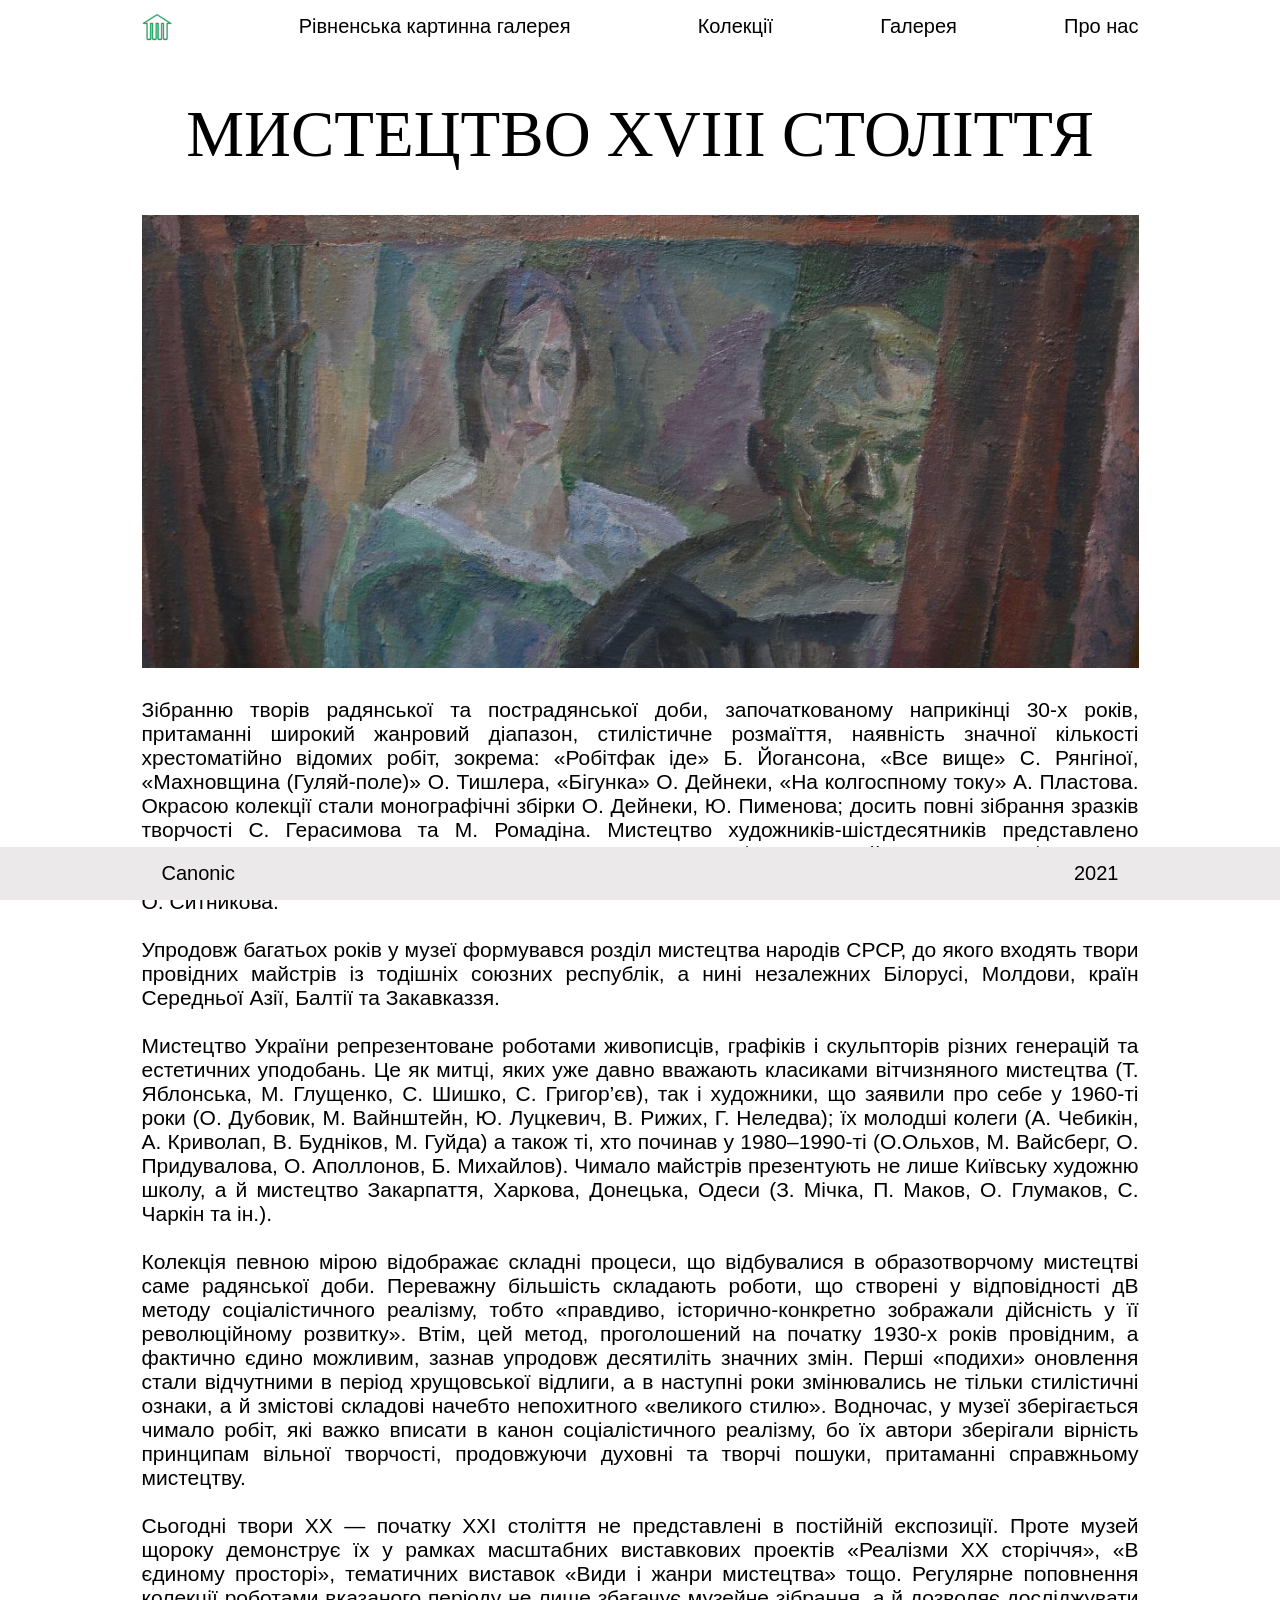
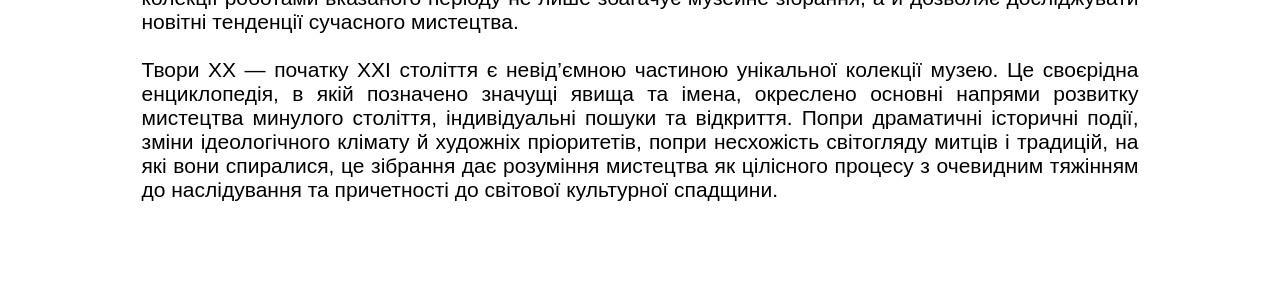
<file: pages/about-collection/mistetstvo-hh-pochatku-hhi-stolittya.html>
<!DOCTYPE html>
<html lang="en">
  <head>
    <meta charset="UTF-8" />
    <meta http-equiv="X-UA-Compatible" content="IE=edge" />
    <meta name="viewport" content="width=device-width, initial-scale=1.0" />
    <link rel="stylesheet" href="../../style/style.css" />
    <title>МИСТЕЦТВО XVIII СТОЛІТТЯ - Рівненська картинна галерея</title>
  </head>

  <body>
    <header class="row">
      <div class="container">
        <div class="flex-row aligned justify-between flex-wrap">
          <img class="logo" src="../../images/main/logo.png" alt="logo" />
          <a href="../../index.html">
            <p class="logo-text">Рівненська картинна галерея</p>
          </a>
          <a href="../collection.html">
            <p class="logo-text-button">Колекції</p>
          </a>
          <a href="../gallery.html">
            <p class="logo-text-button">Галерея</p>
          </a>
          <a href="../about.html">
            <p class="logo-text-button">Про нас</p>
          </a>
        </div>
      </div>
    </header>
    <div class="wrapper">
      <div class="row">
        <div class="container">
          <h1 class="top-title">МИСТЕЦТВО XVIII СТОЛІТТЯ</h1>
        </div>
      </div>
      <div class="row">
        <div class="container aligned justify-center">
          <img
            width="1000"
            class="photo-collection margin-bottom"
            src="../../images/about/9.jpg"
            alt=""
          />
          <p class="text-about margin-top margin-bottom">
            Зібранню творів радянської та пострадянської доби, започаткованому
            наприкінці 30-х років, притаманні широкий жанровий діапазон,
            стилістичне розмаїття, наявність значної кількості хрестоматійно
            відомих робіт, зокрема: «Робітфак іде» Б. Йогансона, «Все вище» С.
            Рянгіної, «Махновщина (Гуляй-поле)» О. Тишлера, «Бігунка» О.
            Дейнеки, «На колгоспному току» А. Пластова. Окрасою колекції стали
            монографічні збірки О. Дейнеки, Ю. Пименова; досить повні зібрання
            зразків творчості С. Герасимова та М. Ромадіна. Мистецтво
            художників-шістдесятників представлено картинами П. Оссовського, В.
            Стожарова, Г. Коржева, А. Нікича, Є. Мойсеєнка, Д. Жилінського; з
            доробком уже наступного покоління знайомить живопис Т. Назаренко, Н.
            Нестерової, О. Романової, О. Ситникова.
            <br /><br />
            Упродовж багатьох років у музеї формувався розділ мистецтва народів
            СРСР, до якого входять твори провідних майстрів із тодішніх союзних
            республік, а нині незалежних Білорусі, Молдови, країн Середньої
            Азії, Балтії та Закавказзя.
            <br /><br />
            Мистецтво України репрезентоване роботами живописців, графіків і
            скульпторів різних генерацій та естетичних уподобань. Це як митці,
            яких уже давно вважають класиками вітчизняного мистецтва (Т.
            Яблонська, М. Глущенко, С. Шишко, С. Григор’єв), так і художники, що
            заявили про себе у 1960-ті роки (О. Дубовик, М. Вайнштейн, Ю.
            Луцкевич, В. Рижих, Г. Неледва); їх молодші колеги (А. Чебикін, А.
            Криволап, В. Будніков, М. Гуйда) а також ті, хто починав у
            1980–1990-ті (О.Ольхов, М. Вайсберг, О. Придувалова, О. Аполлонов,
            Б. Михайлов). Чимало майстрів презентують не лише Київську художню
            школу, а й мистецтво Закарпаття, Харкова, Донецька, Одеси (З. Мічка,
            П. Маков, О. Глумаков, С. Чаркін та ін.).
            <br /><br />
            Колекція певною мірою відображає складні процеси, що відбувалися в
            образотворчому мистецтві саме радянської доби. Переважну більшість
            складають роботи, що створені у відповідності дВ методу
            соціалістичного реалізму, тобто «правдиво, історично-конкретно
            зображали дійсність у її революційному розвитку». Втім, цей метод,
            проголошений на початку 1930-х років провідним, а фактично єдино
            можливим, зазнав упродовж десятиліть значних змін. Перші «подихи»
            оновлення стали відчутними в період хрущовської відлиги, а в
            наступні роки змінювались не тільки стилістичні ознаки, а й змістові
            складові начебто непохитного «великого стилю». Водночас, у музеї
            зберігається чимало робіт, які важко вписати в канон соціалістичного
            реалізму, бо їх автори зберігали вірність принципам вільної
            творчості, продовжуючи духовні та творчі пошуки, притаманні
            справжньому мистецтву.
            <br /><br />
            Сьогодні твори ХХ — початку ХХІ століття не представлені в постійній
            експозиції. Проте музей щороку демонструє їх у рамках масштабних
            виставкових проектів «Реалізми ХХ сторіччя», «В єдиному просторі»,
            тематичних виставок «Види і жанри мистецтва» тощо. Регулярне
            поповнення колекції роботами вказаного періоду не лише збагачує
            музейне зібрання, а й дозволяє досліджувати новітні тенденції
            сучасного мистецтва.
            <br /><br />
            Твори ХХ — початку ХХІ століття є невід’ємною частиною унікальної
            колекції музею. Це своєрідна енциклопедія, в якій позначено значущі
            явища та імена, окреслено основні напрями розвитку мистецтва
            минулого століття, індивідуальні пошуки та відкриття. Попри
            драматичні історичні події, зміни ідеологічного клімату й художніх
            пріоритетів, попри несхожість світогляду митців і традицій, на які
            вони спиралися, це зібрання дає розуміння мистецтва як цілісного
            процесу з очевидним тяжінням до наслідування та причетності до
            світової культурної спадщини.
          </p>
        </div>
      </div>
    </div>

    <footer>
      <div class="row">
        <div class="container">
          <div class="flex-row aligned justify-between">
            <p class="logo-text">Canonic</p>
            <p class="logo-text">2021</p>
          </div>
        </div>
      </div>
    </footer>
  </body>
</html>
</file>
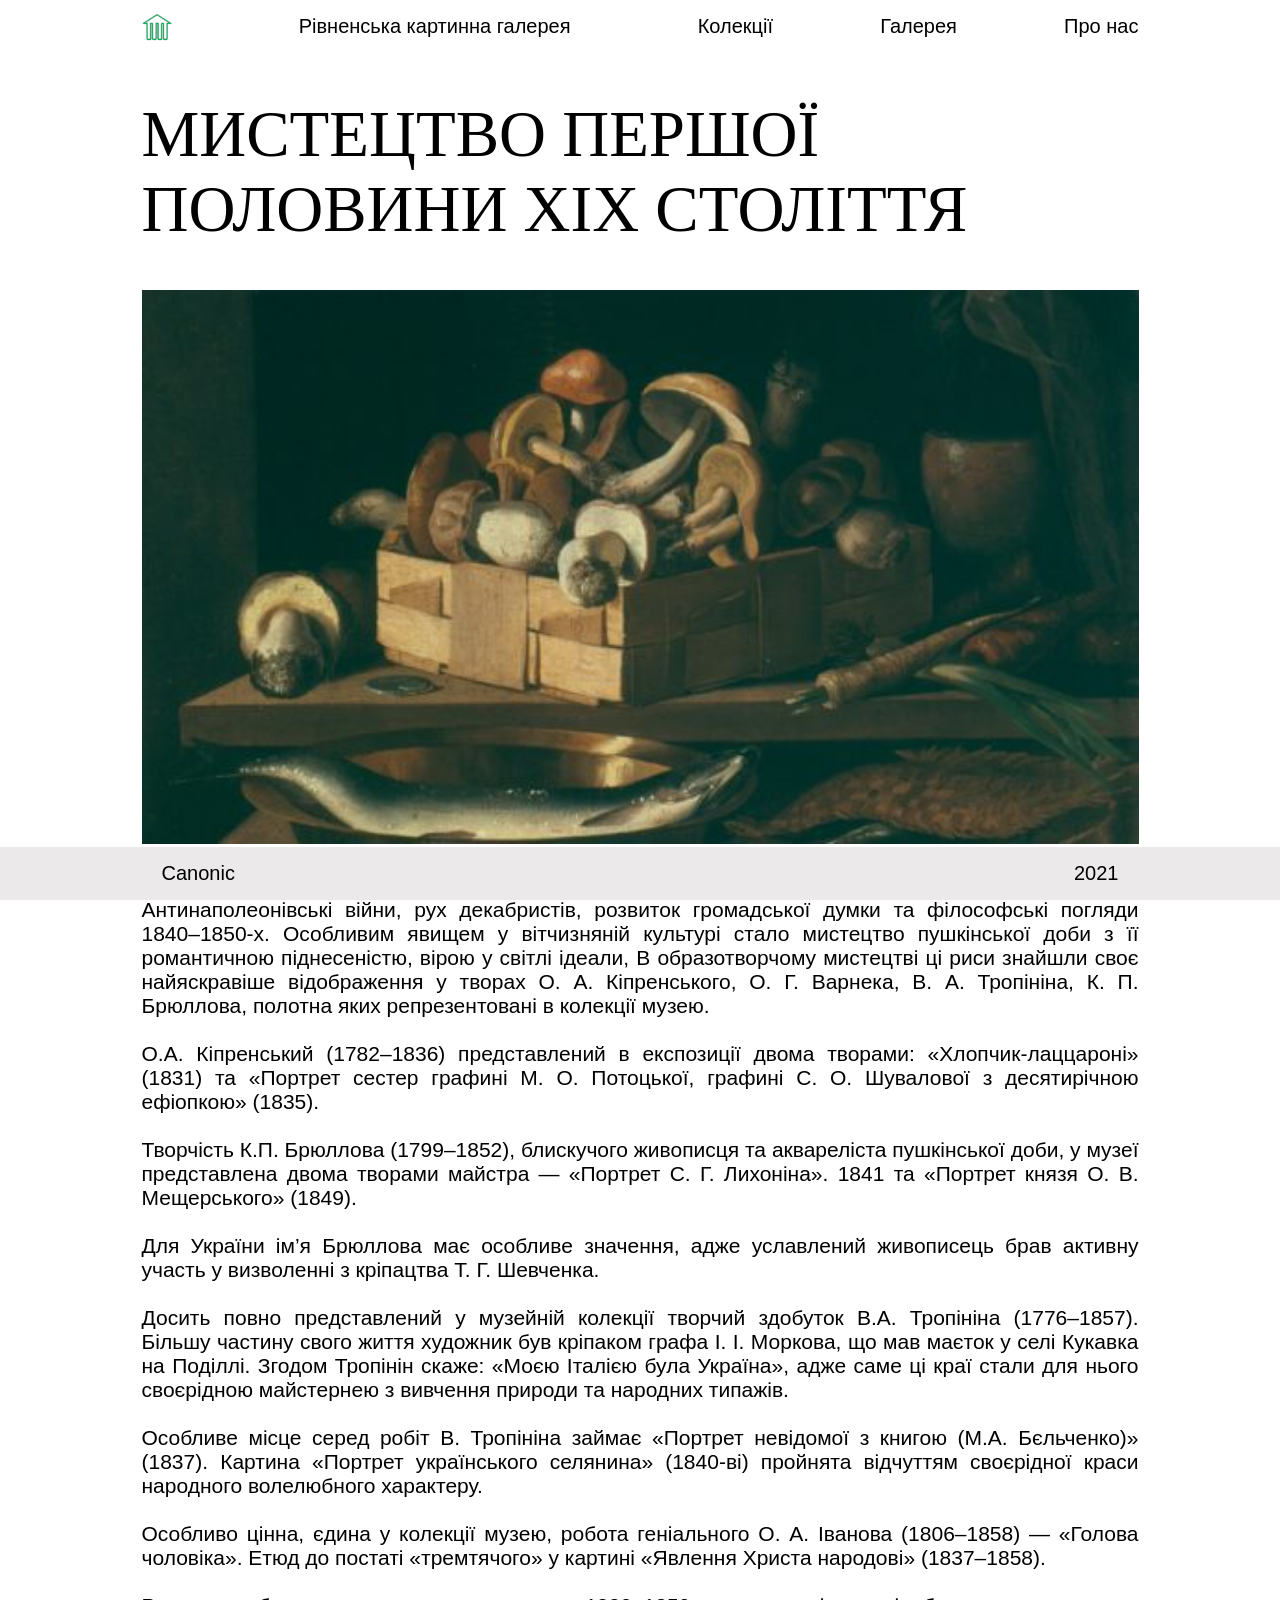
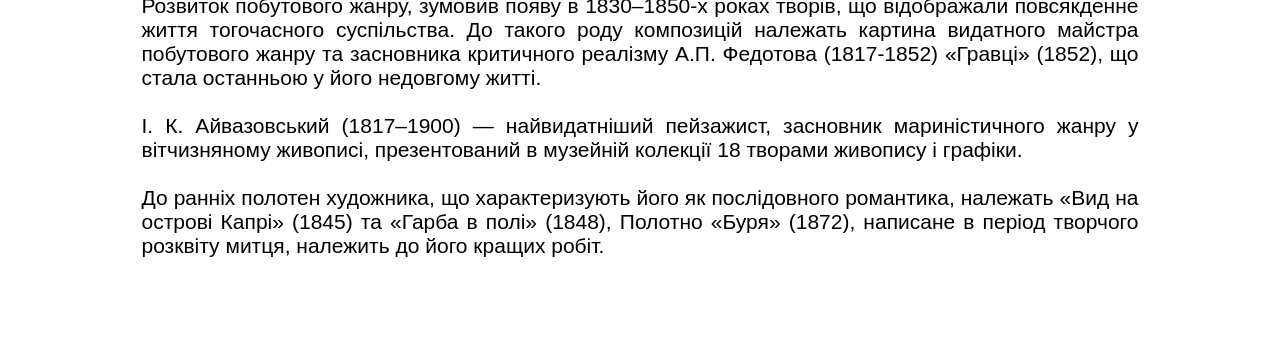
<file: pages/about-collection/mistetstvo-pershoyi-polovini-hih-stolittya.html>
<!DOCTYPE html>
<html lang="en">
  <head>
    <meta charset="UTF-8" />
    <meta http-equiv="X-UA-Compatible" content="IE=edge" />
    <meta name="viewport" content="width=device-width, initial-scale=1.0" />
    <link rel="stylesheet" href="../../style/style.css" />
    <title>
      МИСТЕЦТВО ПЕРШОЇ ПОЛОВИНИ ХІХ СТОЛІТТЯ - Рівненська картинна галерея
    </title>
  </head>

  <body>
    <header class="row">
      <div class="container">
        <div class="flex-row aligned justify-between flex-wrap">
          <img class="logo" src="../../images/main/logo.png" alt="logo" />
          <a href="../../index.html">
            <p class="logo-text">Рівненська картинна галерея</p>
          </a>
          <a href="../collection.html">
            <p class="logo-text-button">Колекції</p>
          </a>
          <a href="../gallery.html">
            <p class="logo-text-button">Галерея</p>
          </a>
          <a href="../about.html">
            <p class="logo-text-button">Про нас</p>
          </a>
        </div>
      </div>
    </header>
    <div class="wrapper">
      <div class="row">
        <div class="container">
          <h1 class="top-title">МИСТЕЦТВО ПЕРШОЇ ПОЛОВИНИ ХІХ СТОЛІТТЯ</h1>
        </div>
      </div>

      <div class="row">
        <div class="container">
          <img
            width="1000"
            class="photo-collection margin-bottom"
            src="../../images/collection/4.jpg"
            alt=""
          />
          <p class="text-about margin-top margin-bottom">
            Художня культура цього часу формувалася на тлі значних історичних і
            суспільних подій. Антинаполеонівські війни, рух декабристів,
            розвиток громадської думки та філософські погляди 1840–1850-х.
            Особливим явищем у вітчизняній культурі стало мистецтво пушкінської
            доби з її романтичною піднесеністю, вірою у світлі ідеали, В
            образотворчому мистецтві ці риси знайшли своє найяскравіше
            відображення у творах О. А. Кіпренського, О. Г. Варнека, В. А.
            Тропініна, К. П. Брюллова, полотна яких репрезентовані в колекції
            музею.
            <br /><br />
            О.А. Кіпренський (1782–1836) представлений в експозиції двома
            творами: «Хлопчик-лаццароні» (1831) та «Портрет сестер графині М. О.
            Потоцької, графині С. О. Шувалової з десятирічною ефіопкою» (1835).
            <br /><br />
            Творчість К.П. Брюллова (1799–1852), блискучого живописця та
            аквареліста пушкінської доби, у музеї представлена двома творами
            майстра — «Портрет С. Г. Лихоніна». 1841 та «Портрет князя О. В.
            Мещерського» (1849).
            <br /><br />
            Для України ім’я Брюллова має особливе значення, адже уславлений
            живописець брав активну участь у визволенні з кріпацтва Т. Г.
            Шевченка.
            <br /><br />
            Досить повно представлений у музейній колекції творчий здобуток В.А.
            Тропініна (1776–1857). Більшу частину свого життя художник був
            кріпаком графа І. І. Моркова, що мав маєток у селі Кукавка на
            Поділлі. Згодом Тропінін скаже: «Моєю Італією була Україна», адже
            саме ці краї стали для нього своєрідною майстернею з вивчення
            природи та народних типажів.
            <br /><br />
            Особливе місце серед робіт В. Тропініна займає «Портрет невідомої з
            книгою (М.А. Бєльченко)» (1837). Картина «Портрет українського
            селянина» (1840-ві) пройнята відчуттям своєрідної краси народного
            волелюбного характеру.
            <br /><br />
            Особливо цінна, єдина у колекції музею, робота геніального О. А.
            Іванова (1806–1858) — «Голова чоловіка». Етюд до постаті
            «тремтячого» у картині «Явлення Христа народові» (1837–1858).
            <br /><br />
            Розвиток побутового жанру, зумовив появу в 1830–1850-х роках творів,
            що відображали повсякденне життя тогочасного суспільства. До такого
            роду композицій належать картина видатного майстра побутового жанру
            та засновника критичного реалізму А.П. Федотова (1817-1852) «Гравці»
            (1852), що стала останньою у його недовгому житті.
            <br /><br />
            І. К. Айвазовський (1817–1900) — найвидатніший пейзажист, засновник
            мариністичного жанру у вітчизняному живописі, презентований в
            музейній колекції 18 творами живопису і графіки.
            <br /><br />
            До ранніх полотен художника, що характеризують його як послідовного
            романтика, належать «Вид на острові Капрі» (1845) та «Гарба в полі»
            (1848), Полотно «Буря» (1872), написане в період творчого розквіту
            митця, належить до його кращих робіт.
          </p>
        </div>
      </div>
    </div>

    <footer>
      <div class="row">
        <div class="container">
          <div class="flex-row aligned justify-between">
            <p class="logo-text">Canonic</p>
            <p class="logo-text">2021</p>
          </div>
        </div>
      </div>
    </footer>
  </body>
</html>
</file>
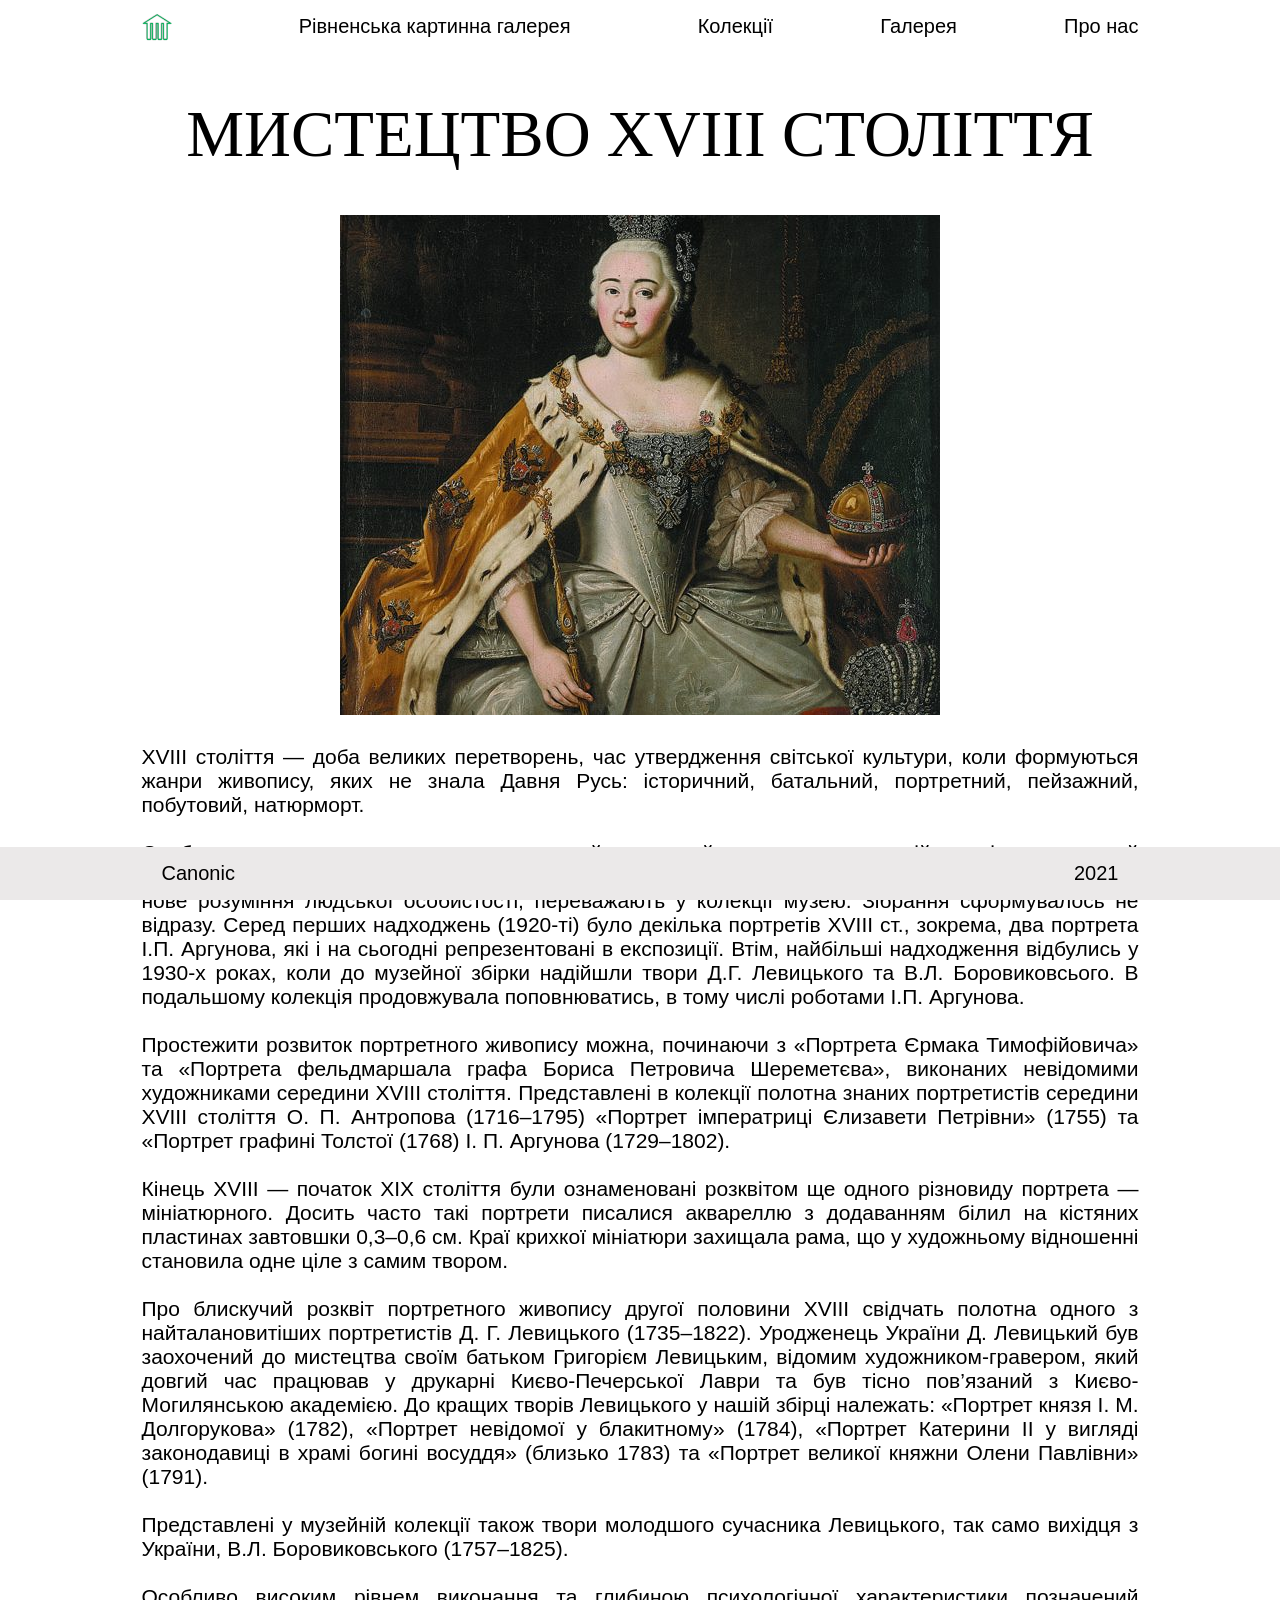
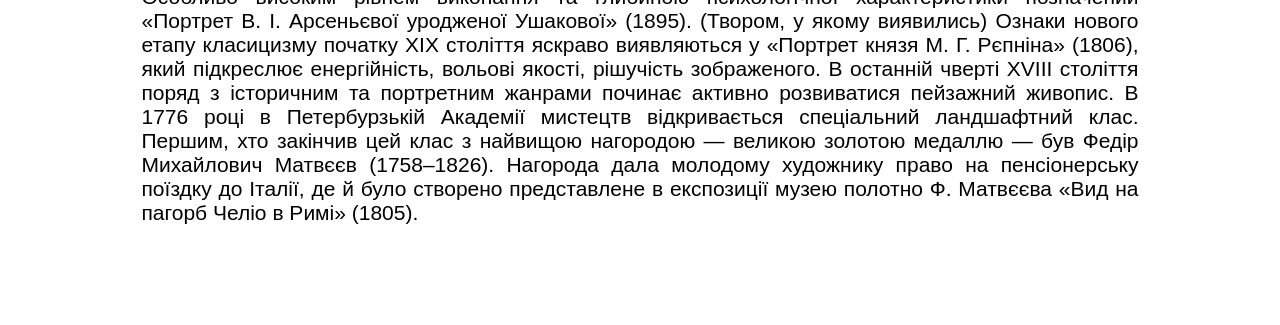
<file: pages/about-collection/mistetstvo-xviii-stolittya.html>
<!DOCTYPE html>
<html lang="en">
  <head>
    <meta charset="UTF-8" />
    <meta http-equiv="X-UA-Compatible" content="IE=edge" />
    <meta name="viewport" content="width=device-width, initial-scale=1.0" />
    <link rel="stylesheet" href="../../style/style.css" />
    <title>МИСТЕЦТВО XVIII СТОЛІТТЯ - Рівненська картинна галерея</title>
  </head>

  <body>
    <header class="row">
      <div class="container">
        <div class="flex-row aligned justify-between flex-wrap">
          <img class="logo" src="../../images/main/logo.png" alt="logo" />
          <a href="../../index.html">
            <p class="logo-text">Рівненська картинна галерея</p>
          </a>
          <a href="../collection.html">
            <p class="logo-text-button">Колекції</p>
          </a>
          <a href="../gallery.html">
            <p class="logo-text-button">Галерея</p>
          </a>
          <a href="../about.html">
            <p class="logo-text-button">Про нас</p>
          </a>
        </div>
      </div>
    </header>
    <div class="wrapper">
      <div class="row">
        <div class="container">
          <h1 class="top-title">МИСТЕЦТВО XVIII СТОЛІТТЯ</h1>
        </div>
      </div>
      <div class="row">
        <div class="container aligned justify-center">
          <img
            width="600"
            class="photo-collection margin-bottom"
            src="../../images/about/1.jpg"
            alt=""
          />
          <p class="text-about margin-top margin-bottom">
            XVIII століття — доба великих перетворень, час утвердження світської
            культури, коли формуються жанри живопису, яких не знала Давня Русь:
            історичний, батальний, портретний, пейзажний, побутовий, натюрморт.
            <br /><br />
            Особливо продуктивно розвивався портретний жанр, який переживав
            справжній розквіт, недарма той період називають ще століттям
            портрета. Твори саме цього жанру, що так переконливо відобразили
            нове розуміння людської особистості, переважають у колекції музею.
            Зібрання сформувалось не відразу. Серед перших надходжень (1920-ті)
            було декілька портретів XVIII ст., зокрема, два портрета І.П.
            Аргунова, які і на сьогодні репрезентовані в експозиції. Втім,
            найбільші надходження відбулись у 1930-х роках, коли до музейної
            збірки надійшли твори Д.Г. Левицького та В.Л. Боровиковсього. В
            подальшому колекція продовжувала поповнюватись, в тому числі
            роботами І.П. Аргунова.
            <br /><br />
            Простежити розвиток портретного живопису можна, починаючи з
            «Портрета Єрмака Тимофійовича» та «Портрета фельдмаршала графа
            Бориса Петровича Шереметєва», виконаних невідомими художниками
            середини XVIII століття. Представлені в колекції полотна знаних
            портретистів середини XVIII століття О. П. Антропова (1716–1795)
            «Портрет імператриці Єлизавети Петрівни» (1755) та «Портрет графині
            Толстої (1768) І. П. Аргунова (1729–1802).
            <br /><br />
            Кінець XVIII — початок ХІХ століття були ознаменовані розквітом ще
            одного різновиду портрета — мініатюрного. Досить часто такі портрети
            писалися аквареллю з додаванням білил на кістяних пластинах
            завтовшки 0,3–0,6 см. Краї крихкої мініатюри захищала рама, що у
            художньому відношенні становила одне ціле з самим твором.
            <br /><br />
            Про блискучий розквіт портретного живопису другої половини XVIII
            свідчать полотна одного з найталановитіших портретистів Д. Г.
            Левицького (1735–1822). Уродженець України Д. Левицький був
            заохочений до мистецтва своїм батьком Григорієм Левицьким, відомим
            художником-гравером, який довгий час працював у друкарні
            Києво-Печерської Лаври та був тісно пов’язаний з Києво-Могилянською
            академією. До кращих творів Левицького у нашій збірці належать:
            «Портрет князя І. М. Долгорукова» (1782), «Портрет невідомої у
            блакитному» (1784), «Портрет Катерини ІІ у вигляді законодавиці в
            храмі богині восуддя» (близько 1783) та «Портрет великої княжни
            Олени Павлівни» (1791).
            <br /><br />
            Представлені у музейній колекції також твори молодшого сучасника
            Левицького, так само вихідця з України, В.Л. Боровиковського
            (1757–1825).
            <br /><br />
            Особливо високим рівнем виконання та глибиною психологічної
            характеристики позначений «Портрет В. І. Арсеньєвої уродженої
            Ушакової» (1895). (Твором, у якому виявились) Ознаки нового етапу
            класицизму початку ХІХ століття яскраво виявляються у «Портрет князя
            М. Г. Рєпніна» (1806), який підкреслює енергійність, вольові якості,
            рішучість зображеного. В останній чверті XVIII століття поряд з
            історичним та портретним жанрами починає активно розвиватися
            пейзажний живопис. В 1776 році в Петербурзькій Академії мистецтв
            відкривається спеціальний ландшафтний клас. Першим, хто закінчив цей
            клас з найвищою нагородою — великою золотою медаллю — був Федір
            Михайлович Матвєєв (1758–1826). Нагорода дала молодому художнику
            право на пенсіонерську поїздку до Італії, де й було створено
            представлене в експозиції музею полотно Ф. Матвєєва «Вид на пагорб
            Челіо в Римі» (1805).
          </p>
        </div>
      </div>
    </div>

    <footer>
      <div class="row">
        <div class="container">
          <div class="flex-row aligned justify-between">
            <p class="logo-text">Canonic</p>
            <p class="logo-text">2021</p>
          </div>
        </div>
      </div>
    </footer>
  </body>
</html>
</file>
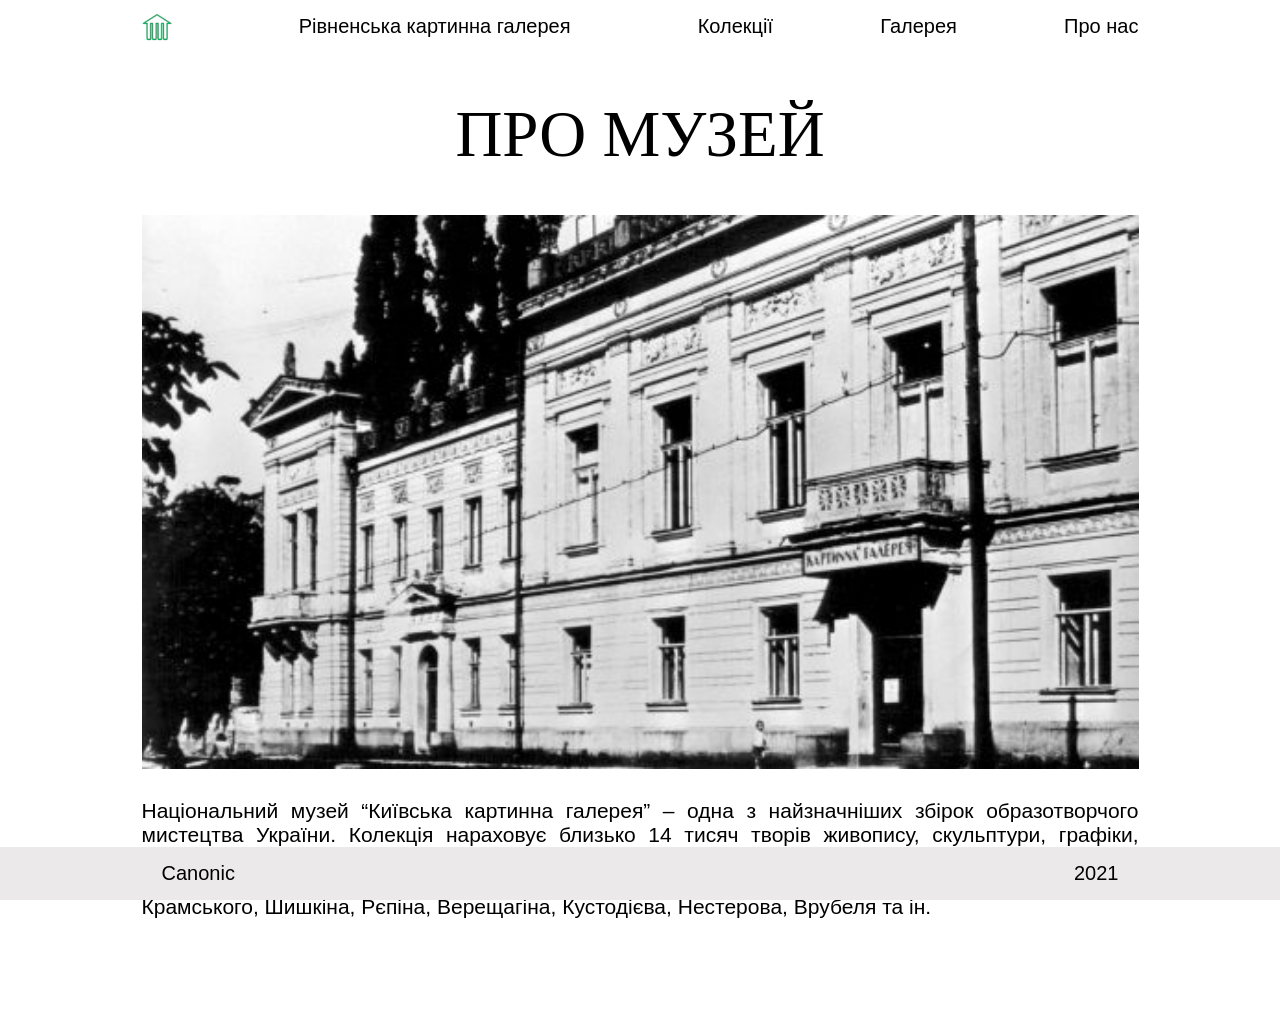
<file: pages/about-collection/pro-muzey.html>
<!DOCTYPE html>
<html lang="en">
  <head>
    <meta charset="UTF-8" />
    <meta http-equiv="X-UA-Compatible" content="IE=edge" />
    <meta name="viewport" content="width=device-width, initial-scale=1.0" />
    <link rel="stylesheet" href="../../style/style.css" />
    <title>ПРО МУЗЕЙ - Рівненська картинна галерея</title>
  </head>

  <body>
    <header class="row">
      <div class="container">
        <div class="flex-row aligned justify-between flex-wrap">
          <img class="logo" src="../../images/main/logo.png" alt="logo" />
          <a href="../../index.html">
            <p class="logo-text">Рівненська картинна галерея</p>
          </a>
          <a href="../collection.html">
            <p class="logo-text-button">Колекції</p>
          </a>
          <a href="../gallery.html">
            <p class="logo-text-button">Галерея</p>
          </a>
          <a href="../about.html">
            <p class="logo-text-button">Про нас</p>
          </a>
        </div>
      </div>
    </header>
    <div class="wrapper">
      <div class="row">
        <div class="container">
          <h1 class="top-title">ПРО МУЗЕЙ</h1>
        </div>
      </div>

      <div class="row">
        <div class="container">
          <img
            width="1000"
            class="photo-collection margin-bottom"
            src="../../images/collection/1.jpg"
            alt=""
          />
          <p class="text-about margin-top margin-bottom">
            Національний музей “Київська картинна галерея” – одна з найзначніших
            збірок образотворчого мистецтва України. Колекція нараховує близько
            14 тисяч творів живопису, скульптури, графіки,
            декоративно-ужиткового мистецтва. В музеї експонують неоціненну
            колекцію ікон 13-17 ст., збірку творів митців 18-20 ст.: Левицького,
            Боровиковського, Тропініна, Айвазовського, Федотова, Ге, Крамського,
            Шишкіна, Рєпіна, Верещагіна, Кустодієва, Нестерова, Врубеля та ін.
          </p>
        </div>
      </div>
    </div>

    <footer>
      <div class="row">
        <div class="container">
          <div class="flex-row aligned justify-between">
            <p class="logo-text">Canonic</p>
            <p class="logo-text">2021</p>
          </div>
        </div>
      </div>
    </footer>
  </body>
</html>
</file>
<file: style/style.css>
/* Common styles */
* {
  box-sizing: border-box;
  -webkit-tap-highlight-color: transparent;
}
a {
  text-decoration: none;
  margin: 0;
}
p {
  color: #000000;
  margin: 0;
  font-size: 28px;
  text-align: justify;
}
body {
  min-height: 100vh;
  margin: 0;
  display: flex;
  flex-direction: column;
}

img {
  object-fit: cover;
}
h1 {
  display: flex;
  align-items: center;
  justify-content: center;
}
h2 {
  display: flex;
  align-items: center;
  justify-content: center;
  margin: 0;
}
label {
  font-size: 18px;
}

header {
  background: rgb(255, 255, 255);
}
footer {
  background: rgb(235, 233, 233);
  position: fixed;
  bottom: 0;
  width: 100%;
}

/* Classes */
.row {
  display: flex;
  justify-content: center;
}
.container {
  display: flex;
  flex-direction: column;
  width: 90%;
  height: auto;
  flex-wrap: wrap;
  max-width: 997px;
}
.flex-row {
  display: flex;
  flex-direction: row;
}
.aligned {
  align-items: center;
}
.justify-between {
  justify-content: space-between;
}
.justify-center {
  justify-content: center;
}
.justify-around {
  justify-content: space-around;
}
.text-center {
  text-align: center;
}
.aligned-start {
  align-items: flex-start;
}
.width-all {
  width: 100%;
}
.child {
  display: flex;
  margin: 0px;
  /* border: 2px solid green; */
  padding: 0px;
  font-size: 44px;
  justify-content: center;
  margin: 10px;
}
.wrapper {
  height: 100%;
  min-height: 81.59vh;
  display: flex;
  flex-direction: column;
  justify-content: space-around;
  margin-bottom: 30px;
}
.flex-wrap {
  flex-wrap: wrap;
}
.photo-content {
  margin: 10px;
  display: flex;
  width: 100%;
  height: auto;
}
.style-content-text {
  display: flex;
  word-wrap: normal;
  font-size: 24px;
}
.margin-bottom {
  margin-bottom: 30px;
}
.margin-top {
  margin-top: 30px;
}
.margin-bottom-gallery {
  margin-bottom: 70px;
}
.margin-right {
  margin-right: 50px;
}
.margin-all {
  margin: 20px;
}
.grid-main {
  display: grid;
  justify-items: stretch;
  align-items: stretch;
  justify-content: space-around;
  align-content: space-around;
  grid-template-columns: repeat(2, auto);
  padding: 0px;
}

.button {
  display: flex;
  margin: 5px;
  border: 2px solid green;
  padding: 10px;
  font-family: Verdana, Geneva, Tahoma, sans-serif;
  align-items: center;
  justify-content: center;
}

.photo-collection-main {
  margin: 0px;
  display: flex;
  width: 100%;
  height: auto;
}
.photo-collection {
  margin: 0px;
  display: flex;
  max-width: 100%;
  height: auto;
}

.text-under-photo {
  color: #000000;
  margin: 10px;
  font-size: 24px;
  text-align: justify;
}

.alt {
  max-width: 417px;
}
.text-after-photo {
  font-size: 45px;
  word-wrap: break-word;
  text-align: left;
}

.top-title {
  font-size: 65px;
  font-weight: lighter;
}
.h2-about {
  font-size: 45px;
  font-weight: lighter;
}
.text-about {
  font-size: 21px;
  word-wrap: break-word;
  text-align: justify;
  font-family: Verdana, Geneva, Tahoma, sans-serif;
}

.input-text {
  display: flex;
  font-size: 28px;
  border: none;
  border-radius: 5px;
  word-wrap: break-word;
  width: 100%;
  padding: 15px 10px;
  margin: 20px 0;
  font-family: Verdana, Geneva, Tahoma, sans-serif;
  outline: none;
}

.input-messsege {
  display: flex;
  font-size: 28px;
  border-radius: 5px;
  width: 100%;
  resize: none;
  min-height: 150px;
  border: none;
  padding: 10px 10px;
  margin-top: 20px;
  font-family: Verdana, Geneva, Tahoma, sans-serif;
  outline: none;
}

/* Blocks */
.logo {
  height: auto;
  width: 30px;
}
.logo-text {
  color: rgb(0, 0, 0);
  font-size: 20px;
  font-family: Verdana, Geneva, Tahoma, sans-serif;
  margin: 15px 20px;
  /* text-shadow: 1.5px 1px 0px #000000; */
  max-width: 500px;
  text-align: center;
}
.logo-text-button {
  color: rgb(0, 0, 0);
  font-size: 20px;
  font-family: Verdana, Geneva, Tahoma, sans-serif;
  /* text-shadow: 1.5px 1px 0px #000000; */
  max-width: 500px;
}
.main-photo {
  margin: 20px 20px 20px 100px;
  width: 50%;
  height: auto;
}
.feedback-form {
  display: flex;
  flex-direction: column;
  border: 2px solid rgb(139, 102, 136);
  border-radius: 5px;
  padding: 25px 35px;
  font-family: Verdana, Geneva, Tahoma, sans-serif;
  align-items: center;
  justify-content: center;
  width: 100%;
  background-color: rgb(131, 131, 131);
}

.button-send {
  display: flex;
  font-size: 30px;
  color: white;
  background: rgb(66, 66, 66);
  padding: 20px;
  border-radius: 5px;
  width: 100%;
  justify-content: center;
  cursor: pointer;
}

/* Slider */
#slides {
  display: flex;
  position: relative;
  text-align: center;
  height: 540px;
  padding: 0px;
  margin: 0px;
  list-style-type: none;
}

.slide {
  display: flex !important;
  position: absolute;
  width: 100%;
  height: 100%;
  opacity: 0;
  z-index: 1;
  align-items: center;
  justify-content: center;

  -webkit-transition: opacity 1s;
  -moz-transition: opacity 1s;
  -o-transition: opacity 1s;
  transition: opacity 1s;
}

.showing {
  opacity: 1;
  z-index: 2;
}

.slide-img {
  background-size: cover;
  width: auto;
  height: 540px;
}

/* Media */
@media (max-width: 710px) {
  .input-text {
    font-size: 18px;
  }
  .input-messsege {
    font-size: 18px;
  }
  .button-send {
    font-size: 20px;
  }
  .feedback-form {
    padding: 10px;
  }
}
@media (max-height: 958px) {
  .wrapper {
    margin-bottom: 70px;
  }
}
</file>
<file: style/slider-styles.css>
/* Carousel */
.slider-viewport {
  display: flex;
  overflow: hidden;
  position: relative;
  width: 100%;
  height: 540px;
}
.slider-container {
  display: flex;
  width: 100%;
  height: 100%;
  position: absolute;
}
.slide-item {
  display: flex;
  flex-shrink: 0;
  width: 100%;
  cursor: pointer;
  position: relative;
}
.slide-item img {
  object-fit: contain;
  width: 100%;
  height: 100%;
}
button.slider-ui {
  cursor: pointer;
  border-radius: 50%;
  padding: 10px;
  border: none;
  font-size: 20px;
  color: black;
  background-color: rgb(223, 223, 223);
  outline: none;
  margin: 15px;
}
.slider-text {
  position: absolute;
  width: 100%;
  height: 100%;
  background-color: rgba(0, 0, 0, 0.4);
  font-size: 24px;
  z-index: 1;
  color: white;
  padding: 4%;
  display: flex;
  align-items: flex-end;
  font-family: CB;
}
</file>
